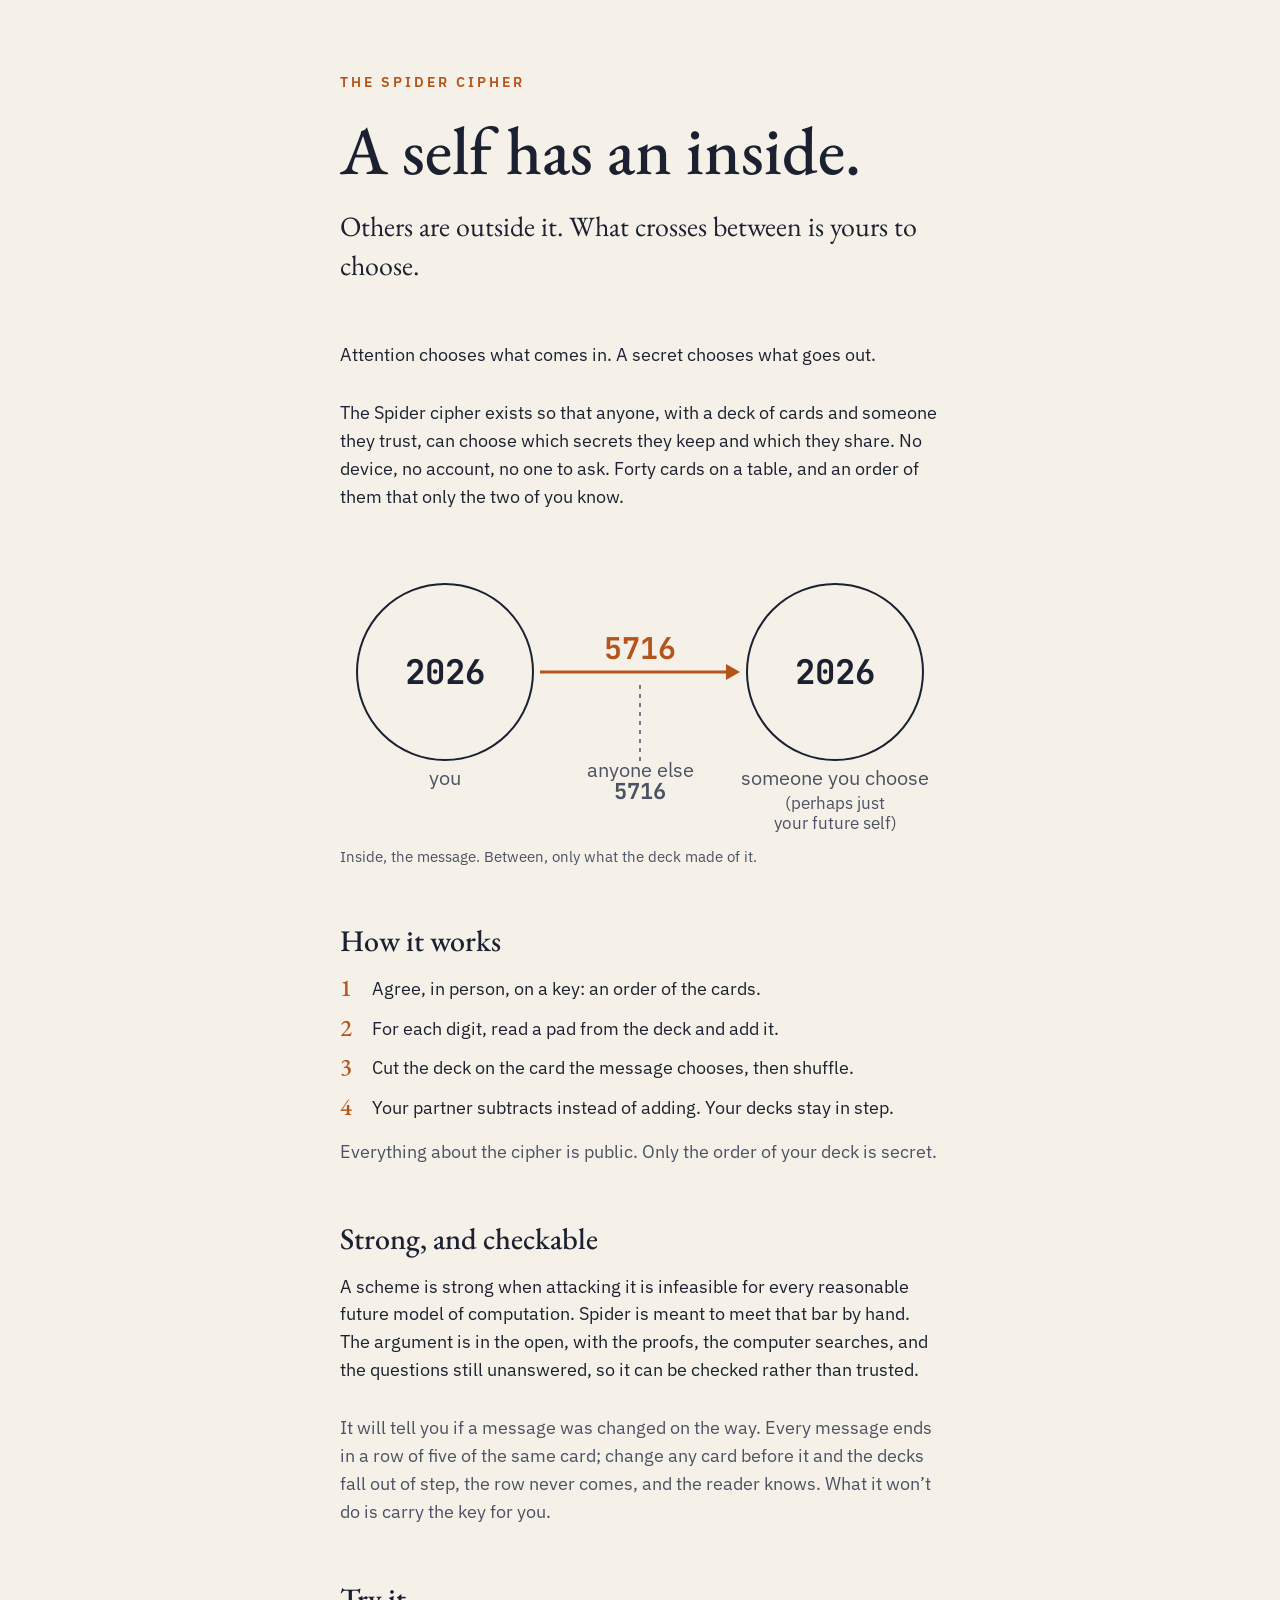
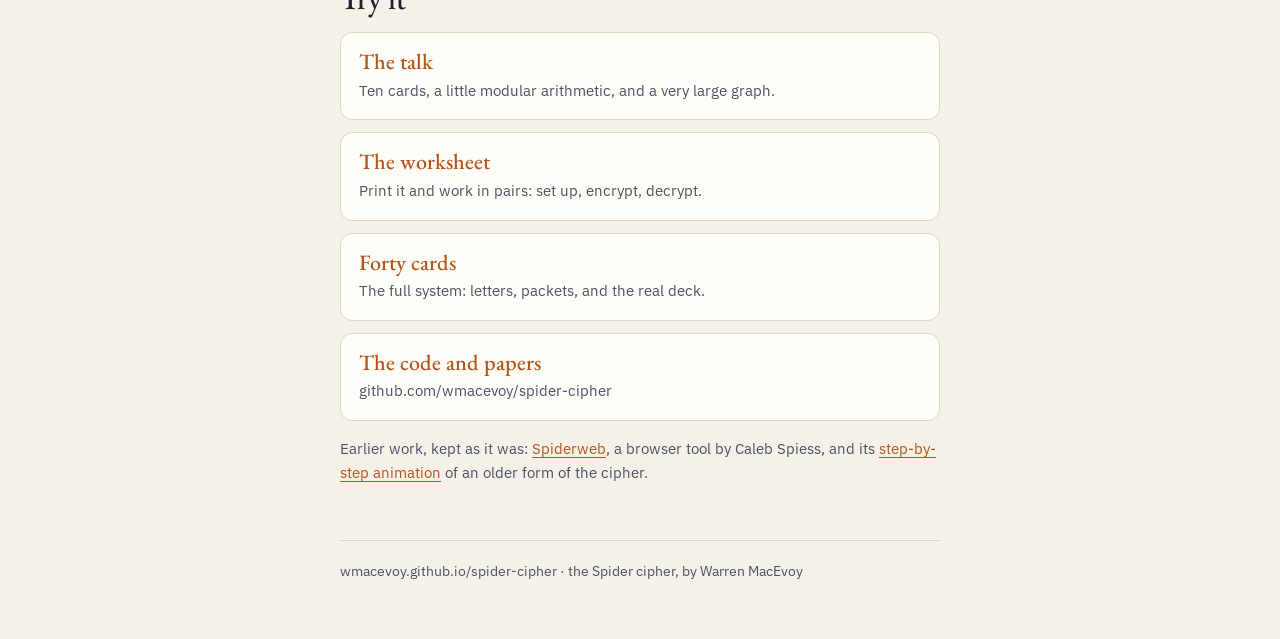
<file: docs/index.html>
<!doctype html>
<html lang="en">
<head>
<meta charset="utf-8">
<meta name="viewport" content="width=device-width, initial-scale=1">
<title>The Spider Cipher</title>
<meta name="description" content="A self has an inside. The Spider cipher lets anyone choose, with a deck of cards, which secrets they keep and which they share.">
<meta name="author" content="Warren MacEvoy">
<link rel="preconnect" href="https://fonts.googleapis.com">
<link rel="preconnect" href="https://fonts.gstatic.com" crossorigin>
<link rel="stylesheet" href="https://fonts.googleapis.com/css2?family=EB+Garamond:ital,wght@0,400..700;1,400..700&family=IBM+Plex+Sans:ital,wght@0,400;0,600;1,400&family=JetBrains+Mono:wght@400;700&display=swap">
<style>
  /* the talk's palette (talk/talk.css); most visitors arrive by the talk's QR code, on a phone */
  :root {
    --paper: #F5F1E8;
    --text: #1B2130;
    --soft: #4A5263;
    --orange: #B5541A;
    --rule: #DDD6C8;
    --card: #FFFDF8;
    --serif: 'EB Garamond', Georgia, serif;
    --sans: 'IBM Plex Sans', Arial, sans-serif;
    --mono: 'JetBrains Mono', 'Courier New', monospace;
  }
  * { box-sizing: border-box; margin: 0; padding: 0; }
  body { background: var(--paper); color: var(--text); font: 18px/1.55 var(--sans); }
  main { max-width: 640px; margin: 0 auto; padding: 72px 20px 56px; display: flex; flex-direction: column; gap: 56px; }
  h1 { font: 500 clamp(44px, 11vw, 68px)/1.02 var(--serif); }
  h2 { font: 500 30px/1.15 var(--serif); }
  p + p { margin-top: 14px; }
  .lead { font: 400 clamp(23px, 5.6vw, 28px)/1.4 var(--serif); }
  .soft { color: var(--soft); }
  .mono { font-family: var(--mono); }
  i { font-family: var(--serif); font-size: 1.1em; }
  a { color: var(--orange); text-underline-offset: 3px; }
  .eyebrow { font-size: 14px; font-weight: 600; letter-spacing: 3px; text-transform: uppercase; color: var(--orange); }
  section { display: flex; flex-direction: column; gap: 16px; }

  figure svg { width: 100%; height: auto; display: block; }
  figcaption { font-size: 15px; color: var(--soft); margin-top: 8px; }

  ol.steps { list-style: none; counter-reset: s; display: flex; flex-direction: column; gap: 12px; }
  ol.steps li { counter-increment: s; display: grid; grid-template-columns: 32px 1fr; }
  ol.steps li::before { content: counter(s); font: 500 24px/1.1 var(--serif); color: var(--orange); }

  .links { display: grid; gap: 12px; }
  .links a { display: block; background: var(--card); border: 1px solid var(--rule); border-radius: 12px; padding: 16px 18px; color: var(--text); text-decoration: none; }
  .links a:hover { border-color: var(--orange); }
  .links b { display: block; font: 500 22px/1.2 var(--serif); color: var(--orange); }
  .links span { font-size: 15px; color: var(--soft); }

  footer { border-top: 1px solid var(--rule); padding-top: 20px; font-size: 14px; color: var(--soft); }
</style>
</head>
<body>
<main>

  <header style="display:flex;flex-direction:column;gap:22px">
    <p class="eyebrow">The Spider cipher</p>
    <h1>A self has an inside.</h1>
    <p class="lead">Others are outside it. What crosses between is yours to choose.</p>
  </header>

  <section>
    <p>Attention chooses what comes in. A secret chooses what goes out.</p>
    <p>The Spider cipher exists so that anyone, with a deck of cards and someone they trust, can choose which secrets they keep and which they share. No device, no account, no one to ask. Forty cards on a table, and an order of them that only the two of you know.</p>
  </section>

  <figure>
    <svg viewBox="0 0 600 270" role="img" aria-label="Two circles, you and someone you choose, perhaps just your future self. Inside each is the message 2026. Between them, only 5716 crosses, and someone outside sees only 5716.">
      <g fill="none" stroke="#1B2130" stroke-width="2">
        <circle cx="105" cy="105" r="88"/>
        <circle cx="495" cy="105" r="88"/>
      </g>
      <g font-family="JetBrains Mono, monospace" font-weight="700" text-anchor="middle">
        <text x="105" y="117" font-size="34" fill="#1B2130">2026</text>
        <text x="495" y="117" font-size="34" fill="#1B2130">2026</text>
        <text x="300" y="92" font-size="30" fill="#B5541A">5716</text>
        <text x="300" y="232" font-size="22" fill="#4A5263">5716</text>
      </g>
      <path d="M200 105H388" stroke="#B5541A" stroke-width="3"/>
      <path d="M386 97l14 8-14 8z" fill="#B5541A"/>
      <path d="M300 118V196" stroke="#4A5263" stroke-width="1.5" stroke-dasharray="4 5"/>
      <g font-family="IBM Plex Sans, Arial, sans-serif" font-size="20" text-anchor="middle" fill="#4A5263">
        <text x="105" y="218">you</text>
        <text x="495" y="218">someone you choose</text>
        <text x="495" y="242" font-size="17">(perhaps just</text>
        <text x="495" y="262" font-size="17">your future self)</text>
        <text x="300" y="210">anyone else</text>
      </g>
    </svg>
    <figcaption>Inside, the message. Between, only what the deck made of it.</figcaption>
  </figure>

  <section>
    <h2>How it works</h2>
    <ol class="steps">
      <li><span>Agree, in person, on a key: an order of the cards.</span></li>
      <li><span>For each digit, read a pad from the deck and add it.</span></li>
      <li><span>Cut the deck on the card the message chooses, then shuffle.</span></li>
      <li><span>Your partner subtracts instead of adding. Your decks stay in step.</span></li>
    </ol>
    <p class="soft">Everything about the cipher is public. Only the order of your deck is secret.</p>
  </section>

  <section>
    <h2>Strong, and checkable</h2>
    <p>A scheme is strong when attacking it is infeasible for every reasonable future model of computation. Spider is meant to meet that bar by hand. The argument is in the open, with the proofs, the computer searches, and the questions still unanswered, so it can be checked rather than trusted.</p>
    <p class="soft">It will tell you if a message was changed on the way. Every message ends in a row of five of the same card; change any card before it and the decks fall out of step, the row never comes, and the reader knows. What it won’t do is carry the key for you.</p>
  </section>

  <section>
    <h2>Try it</h2>
    <div class="links">
      <a href="talk/"><b>The talk</b><span>Ten cards, a little modular arithmetic, and a very large graph.</span></a>
      <a href="talk/worksheet.html"><b>The worksheet</b><span>Print it and work in pairs: set up, encrypt, decrypt.</span></a>
      <a href="forty/"><b>Forty cards</b><span>The full system: letters, packets, and the real deck.</span></a>
      <a href="https://github.com/wmacevoy/spider-cipher"><b>The code and papers</b><span>github.com/wmacevoy/spider-cipher</span></a>
    </div>
    <p class="soft" style="font-size:15px">Earlier work, kept as it was: <a href="spiderweb.html">Spiderweb</a>, a browser tool by Caleb Spiess, and its <a href="explanation.html">step-by-step animation</a> of an older form of the cipher.</p>
  </section>

  <footer>
    <p>wmacevoy.github.io/spider-cipher · the Spider cipher, by Warren MacEvoy</p>
  </footer>

</main>
</body>
</html>
</file>
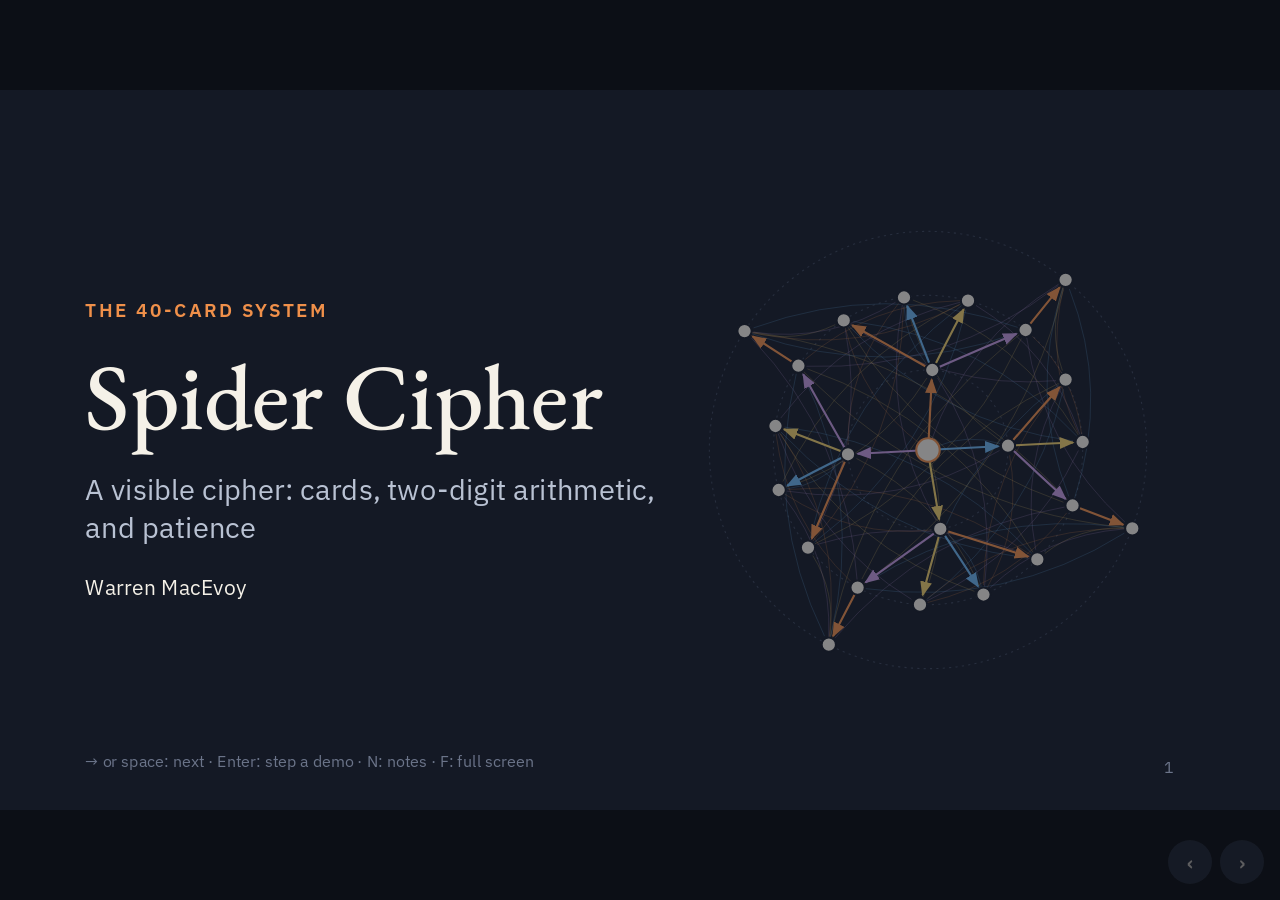
<file: docs/forty/index.html>
<!doctype html>
<html lang="en">
<head>
<meta charset="utf-8">
<meta name="viewport" content="width=device-width, initial-scale=1">
<title>Spider Cipher: 40 Cards</title>
<meta name="description" content="The 40-card Spider cipher: card numbers, mod 40, translation with shift states, packets, and scrambling, with live demos.">
<meta name="author" content="Warren MacEvoy">
<link rel="preconnect" href="https://fonts.googleapis.com">
<link rel="preconnect" href="https://fonts.gstatic.com" crossorigin>
<link rel="stylesheet" href="https://fonts.googleapis.com/css2?family=EB+Garamond:ital,wght@0,400..700;1,400..700&family=IBM+Plex+Sans:ital,wght@0,400;0,600;1,400&family=JetBrains+Mono:wght@400;600;700&display=swap">
<link rel="stylesheet" href="../talk/talk.css">
<link rel="stylesheet" href="forty.css">
</head>
<body>
<div id="stage">

<!-- 1 -->
<section class="slide dark center" style="gap:40px">
  <img class="backdrop" src="../talk/spider-web-n4.svg" alt="">
  <p class="eyebrow" style="font-size:28px;letter-spacing:4px">The 40-card system</p>
  <h1 style="width:960px">Spider Cipher</h1>
  <p class="soft" style="font-size:44px;line-height:1.3;width:880px">A visible cipher: cards, two-digit arithmetic, and patience</p>
  <p>Warren MacEvoy</p>
  <p class="hint">→ or space: next · Enter: step a demo · N: notes · F: full screen</p>
  <aside class="notes">A summary of the full 40-card system: card numbers, mod 40 arithmetic, translation with shift states, packets, and the scramble step. Every demo here runs a JavaScript port of src/spider_cipher.c that is checked against bin/spider_cipher, both directions.</aside>
</section>

<!-- 2 -->
<section class="slide">
  <h2>Why a visible cipher?</h2>
  <div class="row">
    <div class="box"><p class="eyebrow">Invisible magic</p><h3 class="serif">You can’t watch it</h3><p class="soft" style="font-size:30px">Modern ciphers are unintelligible to almost everyone and impossible to observe in action.</p></div>
    <div class="box"><p class="eyebrow">Time</p><h3 class="serif">Technology ages fast</h3><p class="soft" style="font-size:30px">Will your heirs be able to decode your keys in 100 years? Cards and arithmetic will still work.</p></div>
    <div class="box"><p class="eyebrow">Trust</p><h3 class="serif">Who do you trust?</h3><p class="soft" style="font-size:30px">Hardware and apps can be compromised. A deck of cards on a table can be audited.</p></div>
  </div>
  <div class="banner"><p style="font-size:52px">By hand with a deck of cards, or by computer.<br><span class="accent">Either way, 40! ≈ 2<sup>159</sup> possible keys.</span></p></div>
  <aside class="notes">From the original deck: modern ciphers are invisible magic; technology ages fast (cryptocurrency keys and heirs); trust (root-kits, man-in-the-middle, hardware back doors). Spider is doable by hand with cards, some dice, and two-digit arithmetic, and it is a concrete example of a modern stream cipher. You can use a computer, but you don’t have to.</aside>
</section>

<!-- 3 -->
<section class="slide">
  <h2>The whole system</h2>
  <div class="box inverse" style="flex-direction:row;align-items:center;gap:32px;padding:32px 40px">
    <p class="eyebrow" style="white-space:nowrap">Once</p>
    <p>Share a shuffled deck in secret. Its order is the key.</p>
  </div>
  <div class="col" style="gap:20px">
    <p class="eyebrow">For every message</p>
    <div class="flow">
      <div class="box"><h3 class="serif">1 · Translate</h3><p class="soft" style="font-size:30px">Text → cards, with shift cards for capitals, digits, and symbols.</p></div>
      <div class="arrow">→</div>
      <div class="box"><h3 class="serif">2 · Packet</h3><p class="soft" style="font-size:30px">Add random cards before and between the message cards.</p></div>
      <div class="arrow">→</div>
      <div class="box"><h3 class="serif">3 · Scramble</h3><p class="soft" style="font-size:30px">Add noise from the deck to each card, moving the deck as you go.</p></div>
    </div>
  </div>
  <p class="soft" style="font-size:30px">To read a message, do the reverse: unscramble, unpacket, detranslate.</p>
  <aside class="notes">Keep the three stages separate in people’s minds: translate is a public encoding (no secret), packet adds randomness (so the same message never scrambles the same way twice), and scramble is the only step that uses the key.</aside>
</section>

<!-- 4 -->
<section class="slide" data-demo="cards40" style="gap:36px">
  <h2>40 cards as the numbers 00 to 39</h2>
  <div class="grid40"></div>
  <p class="soft" style="font-size:30px">Queen = 0 (a Q looks like a 0), Ace = 1, then 2 to 9. Suits in alphabetical order give the tens digit.</p>
  <aside class="notes">Take the Q, A, 2–9 of each suit from a standard deck: 40 cards. Clubs are 00–09, diamonds 10–19, hearts 20–29, spades 30–39 (alphabetical: clubs, diamonds, hearts, spades). Kings, jacks and tens are unused; laying the kings out in suit order makes a handy reference.</aside>
</section>

<!-- 5 -->
<section class="slide">
  <h2>Mod 40 arithmetic</h2>
  <div class="row" style="gap:48px">
    <div class="box">
      <p class="eyebrow">Add ⊕</p>
      <p class="serif" style="font-size:52px;line-height:1.3"><span class="red">9♦</span> ⊕ 2♠<br>= 19 + 32 = 51<br>≡ 11 = <span class="red">A♦</span></p>
    </div>
    <div class="box">
      <p class="eyebrow blue">Subtract ⊖</p>
      <p class="serif" style="font-size:52px;line-height:1.3"><span class="red">9♦</span> ⊖ 2♠<br>= 19 − 32 = −13<br>≡ 27 = <span class="red">7♥</span></p>
    </div>
  </div>
  <div class="banner" style="padding:32px 48px"><p style="font-family:var(--sans);font-size:32px">Add or subtract 40 until the result is in 00 to 39. Shortcut: 32 + 8 = 40, so ⊕ 32 is the same as ⊖ 8.</p></div>
  <aside class="notes">Card arithmetic is clock arithmetic with 40 hours. Practice: 19 ⊕ 32: 19 − 8 = 11. 19 ⊖ 32: 19 + 8 = 27. Everyone should do two or three of these before scrambling anything.</aside>
</section>

<!-- 6 -->
<section class="slide" data-demo="codes" style="gap:28px">
  <h2>Translate: one card, three meanings</h2>
  <div class="codes"></div>
  <p class="soft" style="font-size:28px">Big: <b>normal</b> · <span style="color:var(--blue)">left: shifted <b>up</b></span> · <span class="accent">right: shifted <b>down</b></span> · ␣ space, ⏎ new line</p>
  <aside class="notes">Each card 00–35 means one character in each of three shift states: normal (lower case, space and punctuation), up (capitals and brackets), and down (digits, hex A–F, symbols). Spades 6–9 (36–39) change state: ↓ shift down and ↑ shift up for the next character only; ⤓ lock down and ⤒ lock up until changed. 34 and 35 are emoji: 👎 👍 normal, 💔 ❤ up, 😢 😄 down. This is the table in src/spider_cipher.c (CODES, UP_CODES, DOWN_CODES).</aside>
</section>

<!-- 7 -->
<section class="slide" style="gap:44px">
  <h2>Shift states</h2>
  <div class="states">
    <div class="state"><h3>hex</h3><p>any Unicode</p></div>
    <div class="link"><span>⤒ →</span><span class="bar"></span><span>← ⤓</span></div>
    <div class="state"><h3>down</h3><p>0–9 A–F # $ %</p></div>
    <div class="link"><span>↑ ⤒ →</span><span class="bar"></span><span>← ↓ ⤓</span></div>
    <div class="state home"><h3>normal</h3><p>a–z ␣ , . "</p></div>
    <div class="link"><span>↑ ⤒ →</span><span class="bar"></span><span>← ↓ ⤓</span></div>
    <div class="state"><h3>up</h3><p>A–Z { } [ ]</p></div>
  </div>
  <div class="row">
    <div class="ruled"><h3>Start normal</h3><p class="soft">Every message starts in the normal state.</p></div>
    <div class="ruled"><h3>↑ ↓ one shot</h3><p class="soft">Shift for the next character, then come back.</p></div>
    <div class="ruled"><h3>⤒ ⤓ lock</h3><p class="soft">Stay in the new state until the next shift card.</p></div>
    <div class="ruled"><h3>Anything else</h3><p class="soft">Below down: the character’s code point in hex, cards 00–15.</p></div>
  </div>
  <p class="soft" style="font-size:30px">Example: “café” → c a f ⤓ ⤓ <span class="accent">E 9</span> ⤒ — two locks down to hex, then é = U+00E9.</p>
  <aside class="notes">The encoder looks ahead (up to ten characters) to choose the state that covers the most text, and locks when a run is longer than one character. After a hex character it writes ⤓ if another hex character follows, otherwise ⤒ back to the down state. The example is exactly what the reference encoder produces: 02 00 05 38 38 14 09 39, then end-of-message cards.</aside>
</section>

<!-- 8 -->
<section class="slide" data-demo="translate" style="gap:32px">
  <h2>Translate it yourself</h2>
  <div class="field"><label for="tx">Message</label><input id="tx" value="#SPIDER Cipher." spellcheck="false" autocomplete="off"></div>
  <div class="chips"></div>
  <p class="narr"></p>
  <aside class="notes">Type anything: the cards update live. Blue chips are shift cards, purple are hex digits, dashed are the end-of-message ⤒ cards. The message ends with at least five ⤒ (39), more until the length is a multiple of 10. The original slides hand-encode “#SPIDER Cipher.” as ↓ # ⤒ S P I D E R ⤓ ␣ ↑ C i p h e r . (36 20 39 18 …); the program finds a different but equally valid path (38 20 39 39 …). Any path decodes the same way.</aside>
</section>

<!-- 9 -->
<section class="slide" style="gap:44px">
  <h2>Put the message in a packet</h2>
  <div class="col" style="gap:20px">
    <div class="packet-row">
      <div class="cell A">A</div><div class="cell A">A</div><div class="cell A">…</div><div class="cell A">A</div>
      <div class="cell B">B</div><div class="cell M">M</div><div class="cell B">B</div><div class="cell M">M</div><div class="cell B">B</div><div class="cell M">…</div><div class="cell B">B</div><div class="cell M">M</div>
      <div class="cell B">B</div><div class="cell M">⤒</div><div class="cell B">B</div><div class="cell M">…</div><div class="cell B">B</div><div class="cell M">⤒</div>
    </div>
  </div>
  <div class="row">
    <div class="ruled"><h3>M · message</h3><p class="soft">The translated cards, ending with five or more ⤒ so the count is a multiple of 10.</p></div>
    <div class="ruled"><h3>A · ten random</h3><p class="soft">Ten random cards in front. They stir the deck before any message card.</p></div>
    <div class="ruled"><h3>B · one before each</h3><p class="soft">A random card before every message card.</p></div>
  </div>
  <div class="banner" style="padding:32px 48px"><p style="font-family:var(--sans);font-size:32px">Packet length = 10 + 2 × (message length): always a multiple of 10. The same message never scrambles the same way twice.</p></div>
  <aside class="notes">Random cards: draw from a second shuffled deck, roll dice, or use a computer. Change from the original slides: the reference code rounds the message itself up to a multiple of 10 with ⤒ cards (at least five), instead of adding random C cards at the end. The B cards are scrambled like everything else; the decrypter writes them to a separate “deniable” channel, so they can carry a second message.</aside>
</section>

<!-- 10 -->
<section class="slide">
  <h2>Tag, noise, and cut cards</h2>
  <table style="font-family:var(--sans);font-size:30px">
    <thead><tr><th style="text-align:left">Card</th><th style="text-align:left">How to find it</th><th>Sorted deck,<br>packet card 23</th><th>Reversed deck,<br>packet card 23</th></tr></thead>
    <tbody>
      <tr><td style="text-align:left"><b>Tag</b></td><td style="text-align:left">Third card in the deck ⊖ 1</td><td class="mono">01</td><td class="mono">36</td></tr>
      <tr><td style="text-align:left"><b>Noise</b></td><td style="text-align:left">The card after the tag (wrap to the front)</td><td class="mono y">02</td><td class="mono y">35</td></tr>
      <tr><td style="text-align:left"><b>Cut</b></td><td style="text-align:left">First card in the deck ⊕ the clear card</td><td class="mono">23</td><td class="mono">22</td></tr>
    </tbody>
  </table>
  <p class="soft" style="font-size:30px">The noise hides the card. The cut moves the deck, steered by the clear card.</p>
  <aside class="notes">Sorted deck 00…39: third card 02, tag 01, the card after 01 is 02, cut = 00 ⊕ 23 = 23. Reversed deck 39…00: third card 37, tag 36, the card after 36 is 35, cut = 39 ⊕ 23 = 62 ≡ 22. Both examples are checked against the reference code.</aside>
</section>

<!-- 11 -->
<section class="slide">
  <h2>Scramble one card</h2>
  <div class="row">
    <div class="box"><p class="step-no">1</p><h3 class="serif">Noise</h3><p class="soft" style="font-size:30px">Tag = third ⊖ 1; noise = the card after the tag.</p></div>
    <div class="box"><p class="step-no">2</p><h3 class="serif">Add</h3><p class="soft" style="font-size:30px">Scrambled = clear ⊕ noise. Write it down.</p></div>
    <div class="box"><p class="step-no">3</p><h3 class="serif">Cut</h3><p class="soft" style="font-size:30px">Cut card = first ⊕ clear. Cut it to the front.</p></div>
    <div class="box"><p class="step-no">4</p><h3 class="serif">Shuffle</h3><p class="soft" style="font-size:30px">Back-front: front card to back, front card to front, repeat.</p></div>
  </div>
  <div class="banner" style="display:flex;gap:28px;align-items:center;padding:32px 40px">
    <p class="eyebrow" style="font-family:var(--sans);font-size:24px;color:var(--orange-light);white-space:nowrap">Unscramble</p>
    <p style="font-family:var(--sans);font-size:32px">Clear = scrambled ⊖ noise, then the <b>same</b> cut (using the clear card) and shuffle.</p>
  </div>
  <aside class="notes">Arrange the key deck face up; for each packet card do 1–4; sort the deck when finished. Note: the original slides describe an older step (cut on the tag card, shuffle, then cut on the cut card). The current reference code (src/spider_cipher.c deckAdvance, and core/) cuts once, on first ⊕ clear, then shuffles; that is what these slides and demos use.</aside>
</section>

<!-- 12 -->
<section class="slide" data-demo="scramble40" style="gap:22px">
  <h2>Watch a packet scramble</h2>
  <div class="deckview"></div>
  <div class="strip"></div>
  <div class="row" style="align-items:center;gap:32px">
    <p class="narr" style="flex:1;font-size:28px;min-height:80px"></p>
    <div class="btns" style="flex:none"><button data-act="step" class="primary">Step</button><button data-act="card">Whole card</button><button data-act="all">Run to end</button><button data-act="reset">Reset</button></div>
  </div>
  <aside class="notes">The deck is the key from the passphrase “math club” (sorted deck, then the passphrase scrambled through it). The strip is the 30-card packet for “Hi”: grey cells are the ten random prefix cards, dashed are the random B cards, orange are message cards. Step shows tag (dashed outline; the third card is blue), noise (orange), the cut, then the shuffle. The scrambled card appears under each packet card. At the end the demo unscrambles the result with the key and gets “Hi” back.</aside>
</section>

<!-- 13 -->
<section class="slide">
  <h2>Reading a message</h2>
  <div class="flow back">
    <div class="box"><h3 class="serif">1 · Unscramble</h3><p class="soft" style="font-size:30px">Start from the key deck. Clear = card ⊖ noise; cut and shuffle.</p></div>
    <div class="arrow">→</div>
    <div class="box"><h3 class="serif">2 · Unpacket</h3><p class="soft" style="font-size:30px">Drop the first ten cards, then every other card.</p></div>
    <div class="arrow">→</div>
    <div class="box"><h3 class="serif">3 · Detranslate</h3><p class="soft" style="font-size:30px">Read cards with the shift table until five ⤒ in a row. No five ⤒? The packet was changed, or the key is wrong: reject it.</p></div>
  </div>
  <div class="row">
    <div class="ruled"><h3>Same key deck</h3><p class="soft">Both sides start every message from the key deck.</p></div>
    <div class="ruled"><h3>Lockstep</h3><p class="soft">The cut uses the clear card, which the reader has just recovered.</p></div>
    <div class="ruled"><h3>Done</h3><p class="soft">Sort the deck when finished, so the key isn’t left lying on the table.</p></div>
  </div>
  <aside class="notes">Unpacket order matters: drop the ten prefix cards, then every other card starting with the first (those are the random B cards), then stop at the first run of five ⤒. Any ⤒ that happen to appear after the end are ignored. The run of five ⤒ is also the check: a changed card puts the decks out of step, so the run never comes, and the reader rejects the packet (REQ2/PK-2), except by chance about once in 40<sup>5</sup> tries. bin/spider_cipher and the Try it slide both reject it.</aside>
</section>

<!-- 14 -->
<section class="slide">
  <h2>Making a key</h2>
  <div class="row">
    <div class="box"><p class="eyebrow">By hand</p><h3 class="serif">Shuffle and copy</h3><p class="soft" style="font-size:30px">Shuffle thoroughly and write down the order, or make two decks in that order. 40! ≈ 2<sup>159</sup> possible keys.</p></div>
    <div class="box"><p class="eyebrow blue">From a passphrase</p><h3 class="serif">Scramble a phrase</h3><p class="soft" style="font-size:30px">Start with a sorted deck and scramble the translated passphrase through it. The deck you end with is the key.</p></div>
  </div>
  <p class="soft" style="font-size:30px">The command-line tool uses the passphrase method: <span class="mono" style="font-size:26px">spider_cipher --key='…' --encrypt='…'</span></p>
  <aside class="notes">A passphrase key is only as strong as the passphrase; a well-shuffled deck carries the full 159 bits. The passphrase method is DeckKey in src/spider_cipher_main.c: deckInit, then encode the key text (including its end-of-message cards) through the scramble step, discarding the output.</aside>
</section>

<!-- 15 -->
<section class="slide" data-demo="tryit" style="gap:32px">
  <h2>Try it</h2>
  <div class="row" style="gap:48px;align-items:start">
    <div class="col" style="gap:24px">
      <div class="field"><label for="k">Key passphrase</label><input id="k" value="math club" spellcheck="false" autocomplete="off"></div>
      <div class="field"><label for="m">Message</label><input id="m" value="Meet at 9" spellcheck="false" autocomplete="off"></div>
      <div class="btns"><button data-act="encrypt" class="primary">Encrypt</button><span class="toggle"><button data-act="cards" class="on">Cards</button><button data-act="decimal">Decimal</button></span></div>
      <p id="stats" class="soft" style="font-size:26px"></p>
    </div>
    <div class="col" style="gap:24px;flex:1.7">
      <div class="field"><label for="c">Scrambled packet (edit or paste)</label><textarea id="c" spellcheck="false" style="font-size:22px;height:230px"></textarea></div>
      <div class="field"><label>Decrypts to</label><p id="p" class="out"></p></div>
    </div>
  </div>
  <aside class="notes">Encrypt runs translate, packet (with fresh random cards each time) and scramble; the output is in the same format as bin/spider_cipher (groups of five, rows of twenty), and the tool accepts its output in either cards or decimal format. Paste a packet from the command line to decrypt it here, or the other way around. Change one card in the packet, or one letter of the key, and the decrypt is rejected: the decks fall out of step, the five ⤒ never arrive, and the reader knows. bin/spider_cipher does the same (it prints nothing and exits nonzero).</aside>
</section>

<!-- 16 -->
<section class="slide" style="gap:40px">
  <h2>Pocket reference</h2>
  <div class="ref">
    <div class="box"><p class="eyebrow">Cards</p><p class="f">Q A 2–9 = 0–9</p><p class="soft">♣ 00s · ♦ 10s · ♥ 20s · ♠ 30s</p></div>
    <div class="box"><p class="eyebrow">Shifts</p><p class="f">↓ 36 ↑ 37 ⤓ 38 ⤒ 39</p><p class="soft">One-shot ↓ ↑; locks ⤓ ⤒</p></div>
    <div class="box"><p class="eyebrow">Packet</p><p class="f">10 random, then B M B M …</p><p class="soft">Message ends with ⤒⤒⤒⤒⤒…</p></div>
    <div class="box"><p class="eyebrow">Tag</p><p class="f">third ⊖ 1</p><p class="soft">Noise = the card after the tag</p></div>
    <div class="box"><p class="eyebrow">Scramble</p><p class="f">out = clear ⊕ noise</p><p class="soft">Unscramble: clear = in ⊖ noise</p></div>
    <div class="box"><p class="eyebrow">Move</p><p class="f">cut on first ⊕ clear</p><p class="soft">Then one back-front shuffle</p></div>
  </div>
  <aside class="notes">One slide to photograph. Everything else follows from these six boxes and the translation table.</aside>
</section>

<!-- 17 -->
<section class="slide dark center" style="gap:48px">
  <img class="backdrop" src="../talk/spider-web-n4.svg" alt="" style="opacity:.35">
  <h1 style="font-size:120px;width:960px">Spider Cipher</h1>
  <div class="col" style="gap:20px;width:880px">
    <p class="soft" style="font-size:36px">The math behind it: the ten-card talk, with the spider graph and its theorems.</p>
    <p><a class="accent" href="../talk/">wmacevoy.github.io/spider-cipher/talk</a></p>
    <p class="accent">github.com/wmacevoy/spider-cipher</p>
  </div>
  <aside class="notes">The companion talk covers the ten-card cipher and the Cayley graph: vertex transitivity, connectivity for every even deck size, free depth, and girth 9.</aside>
</section>

</div>
<div id="notes"></div>
<div id="nav"><button id="prev" aria-label="Previous slide">‹</button><button id="next" aria-label="Next slide">›</button></div>
<script src="spider40.js"></script>
<script src="../talk/talk.js"></script>
<script src="forty.js"></script>
</body>
</html>
</file>
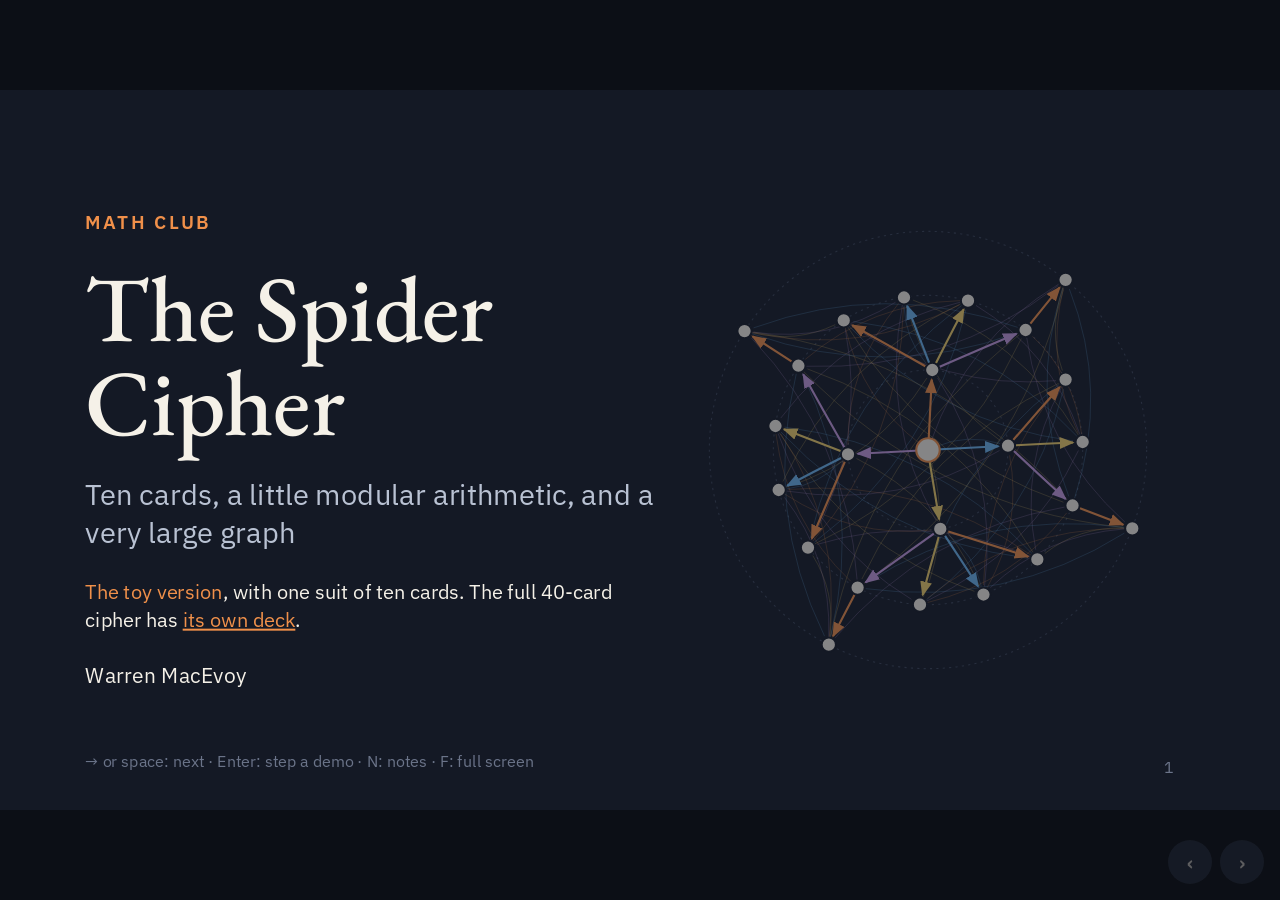
<file: docs/talk/index.html>
<!doctype html>
<html lang="en">
<head>
<meta charset="utf-8">
<meta name="viewport" content="width=device-width, initial-scale=1">
<title>The Spider Cipher</title>
<meta name="description" content="Math club talk: the toy Spider cipher by hand with ten cards, and the Cayley graph behind it.">
<meta name="author" content="Warren MacEvoy">
<link rel="preconnect" href="https://fonts.googleapis.com">
<link rel="preconnect" href="https://fonts.gstatic.com" crossorigin>
<link rel="stylesheet" href="https://fonts.googleapis.com/css2?family=EB+Garamond:ital,wght@0,400..700;1,400..700&family=IBM+Plex+Sans:ital,wght@0,400;0,600;1,400&family=JetBrains+Mono:wght@400;700&display=swap">
<link rel="stylesheet" href="talk.css">
</head>
<body>
<div id="stage">

<!-- 1 -->
<section class="slide dark center" style="gap:40px">
  <img class="backdrop" src="spider-web-n4.svg" alt="">
  <p class="eyebrow" style="font-size:28px;letter-spacing:4px">Math Club</p>
  <h1 style="width:960px">The Spider Cipher</h1>
  <p class="soft" style="font-size:44px;line-height:1.3;width:880px">Ten cards, a little modular arithmetic, and a very large graph</p>
  <p style="font-size:30px;width:880px"><span class="accent">The toy version</span>, with one suit of ten cards. The full 40-card cipher has <a class="accent" href="../forty/">its own deck</a>.</p>
  <p>Warren MacEvoy</p>
  <p class="hint">→ or space: next · Enter: step a demo · N: notes · F: full screen</p>
  <aside class="notes">Opening: hold up a deck of cards. Tonight this deck is a computer, a key, and a point in a graph with about 10<sup>48</sup> vertices. We start with the toy Spider cipher, ten cards by hand, then look at it as math: permutations, a Cayley graph, and three facts about that graph. The picture behind the title is the real graph for a 4-card deck; we’ll see it again.</aside>
</section>

<!-- 2 -->
<section class="slide">
  <h2>Why encrypt with a deck of cards?</h2>
  <div class="row">
    <div class="box"><p class="eyebrow">History</p><h3 class="serif">Solitaire, 1999</h3><p class="soft">Bruce Schneier’s card cipher for Neal Stephenson’s <em>Cryptonomicon</em>. Elegant, but statistically leaky.</p></div>
    <div class="box"><p class="eyebrow">Trust</p><h3 class="serif">No hidden hardware</h3><p class="soft">You can’t audit a chip. You can audit forty cards on a table.</p></div>
    <div class="box"><p class="eyebrow">Teaching</p><h3 class="serif">You can hold it</h3><p class="soft">Key, keystream, and state are all physical: you can see every step.</p></div>
  </div>
  <div class="claim">
    <p class="eyebrow">Doable by hand, but strong anyway</p>
    <p>In cryptography, a scheme is <b>strong</b> when attacking it is infeasible for every reasonable future model of computation.</p>
  </div>
  <p style="font-size:32px;width:1500px"><b>Spider</b> is a hand cipher built to be practical to run, and simple enough to analyze as mathematics.</p>
  <aside class="notes">“Strong” is the bar: not “hard for a person with pencil and paper,” but infeasible for any computer we can reasonably imagine, now or later. Spider is meant to be run by hand and still meet that bar. Solitaire (Schneier, written for Cryptonomicon) showed you can build a stream cipher from a deck of cards, but it was found to be biased (Crowley 1999; Shiu 2019). Spider is named after the solitaire game Spider. Design goals: hand-operable, a key big enough to matter (a 40-card deck holds about 159 bits), and rules simple enough that we can prove things about them. Keep this short, about 2 minutes.</aside>
</section>

<!-- 3 -->
<section class="slide">
  <h2>The toy Spider cipher: ten cards</h2>
  <div class="row" style="gap:16px;flex:none;align-items:center">
    <p class="eyebrow" style="flex:none;width:150px">Card</p>
    <div class="card" style="position:static;width:96px;height:124px;font-size:52px;flex:none">Q</div>
    <div class="card" style="position:static;width:96px;height:124px;font-size:52px;flex:none">A</div>
    <div class="card" style="position:static;width:96px;height:124px;font-size:52px;flex:none">2</div>
    <div class="card" style="position:static;width:96px;height:124px;font-size:52px;flex:none">3</div>
    <p class="soft" style="flex:none;font-size:52px">…</p>
    <div class="card" style="position:static;width:96px;height:124px;font-size:52px;flex:none">9</div>
    <p style="font-size:40px;margin-left:32px">Q is <b class="accent">0</b>, A is <b class="accent">1</b>, the rest are their own numbers.</p>
  </div>
  <div class="col" style="gap:20px">
    <p class="eyebrow">The key: a shared order of the deck (top → bottom)</p>
    <div class="row mono" style="gap:16px;flex:none">
      <div class="card" style="position:static;width:112px;height:150px;font-size:60px;flex:none">4</div>
      <div class="card" style="position:static;width:112px;height:150px;font-size:60px;flex:none">2</div>
      <div class="card" style="position:static;width:112px;height:150px;font-size:60px;flex:none">8</div>
      <div class="card" style="position:static;width:112px;height:150px;font-size:60px;flex:none">5</div>
      <div class="card" style="position:static;width:112px;height:150px;font-size:60px;flex:none">Q</div>
      <div class="card" style="position:static;width:112px;height:150px;font-size:60px;flex:none">9</div>
      <div class="card" style="position:static;width:112px;height:150px;font-size:60px;flex:none">6</div>
      <div class="card" style="position:static;width:112px;height:150px;font-size:60px;flex:none">7</div>
      <div class="card" style="position:static;width:112px;height:150px;font-size:60px;flex:none">3</div>
      <div class="card" style="position:static;width:112px;height:150px;font-size:60px;flex:none">A</div>
    </div>
  </div>
  <div class="row">
    <div class="ruled"><h3>Mod 10</h3><p class="soft">All arithmetic wraps around: 7 + 5 = 2. The full Spider cipher uses 40 cards and mod 40.</p></div>
    <div class="ruled"><h3>Symmetric key</h3><p class="soft">Sender and receiver hold the same key: each starts from a deck in this exact order.</p></div>
    <div class="ruled"><h3>Just digits</h3><p class="soft">Today: no padding, no letter encoding. Messages are strings of digits.</p></div>
  </div>
  <aside class="notes">The queen stands for 0 and the ace for 1, so one suit is the digits 0–9. That suit is the toy Spider cipher. The full cipher uses all 40 cards (Q, A, 2–9 of four suits; suit as tens digit, rank as ones digit) and adds padding and a letter encoding. The toy skips all of that: the core idea is the same. Symmetric key: the same secret encrypts and decrypts, so it must be shared ahead of time. The slides use this key, 4 2 8 5 Q 9 6 7 3 A; each pair picks its own on the next slide.</aside>
</section>

<!-- 4 -->
<section class="slide" style="gap:44px">
  <h2>Your turn: set up your decks</h2>
  <div class="row">
    <div class="box"><p class="step-no">1</p><h3 class="serif">Make the 40</h3><p class="soft">From a standard deck keep Q, A, 2–9 of all four suits. Set aside 10s, jacks, and kings.</p></div>
    <div class="box"><p class="step-no">2</p><h3 class="serif">Two suits</h3><p class="soft">Each pair takes two suits: one for the <b>sender</b>, one for the <b>receiver</b>.</p></div>
    <div class="box"><p class="step-no">3</p><h3 class="serif">Agree on a key</h3><p class="soft">Choose an order of the ten cards together and write it on the worksheet.</p></div>
    <div class="box"><p class="step-no">4</p><h3 class="serif">Same start</h3><p class="soft">Both put your suit in key order, top card first. Check each other.</p></div>
  </div>
  <div class="banner"><p>Keep the worksheet out: each part of the talk has an activity on it.</p></div>
  <p class="activity">Worksheet 1 · Set up</p>
  <aside class="notes">Activity: hand out one worksheet per pair (docs/talk/worksheet.html, printed two-sided). Each pair filters a standard deck to the 40 Spider cards, then takes two suits. They choose a key, any order of Q A 2 … 9, and write it in the boxes on the worksheet. The sender and receiver each arrange their own suit in that order. Keep the rest of the 40 aside. A pair that wants a key quickly can use the one on the slides: 4 2 8 5 Q 9 6 7 3 A. On each later slide with a “Worksheet” tag, give them a minute to do it.</aside>
</section>

<!-- 5 -->
<section class="slide" data-demo="moves" style="gap:36px">
  <h2>Two moves</h2>
  <div class="row" style="gap:64px">
    <div class="col"><h3 class="serif" style="font-size:52px">Cut</h3><p class="soft">Move cards from the top to the bottom, as one block, until a chosen card is on top.</p></div>
    <div class="col"><h3 class="serif" style="font-size:52px">Back-front shuffle</h3><p class="soft">Deal into a new pile: the first card starts it, then alternate on top, underneath, on top…</p></div>
  </div>
  <div class="deckview"></div>
  <div class="row" style="align-items:center;gap:40px">
    <p class="narr" style="flex:1"></p>
    <div class="btns" style="flex:none">
      <button data-act="cut3">Cut on 3</button>
      <button data-act="deal">Deal one</button>
      <button data-act="shuffle" class="primary">Shuffle</button>
      <button data-act="reset">Reset</button>
    </div>
  </div>
  <p class="activity">Worksheet 2 · Cut and shuffle a sorted suit</p>
  <aside class="notes">Click a card to cut on it. Enter does “cut on 3,” then deals the first shuffle one card per press so the room can deal along, then does whole shuffles. Activity: each person sorts their suit Q A 2 … 9, cuts on 3 (3 4 5 6 7 8 9 Q A 2), and shuffles; everyone should get 2 Q 8 6 4 3 5 7 9 A. The cut is a rotation: (t<sup>k</sup>d)<sub>i</sub> = d<sub>i+k</sub>. The back-front (Monge) shuffle sends card 2i to position n/2 + i and card 2i+1 to position n/2 − 1 − i. From sorted: Q A 2 … 9 → 9 7 5 3 A Q 2 4 6 8, odds rise in reverse, evens sink in order. Fun fact: the shuffle alone has order 6 on ten cards and 27 on forty. The shuffle never looks at the cards; only the cut depends on anything.</aside>
</section>

<!-- 6 -->
<section class="slide" data-demo="pad">
  <h2>Reading the pad from the deck</h2>
  <div class="deckview"></div>
  <div class="row steps">
    <div class="ruled"><p class="eyebrow">1</p><p>Look at the <b>third</b> card, always.</p></div>
    <div class="ruled"><p class="eyebrow">2</p><p>Subtract 1, mod 10.</p></div>
    <div class="ruled"><p class="eyebrow">3</p><p>Find that card in the deck.</p></div>
    <div class="ruled"><p class="eyebrow">4</p><p>The card <b>after</b> it is the pad (wrap to the top if needed).</p></div>
  </div>
  <div class="row" style="align-items:center;gap:40px">
    <p class="narr" style="flex:1"></p>
    <div class="btns" style="flex:none"><button data-act="next" class="primary">Next</button><button data-act="random">Random deck</button><button data-act="reset">Reset</button></div>
  </div>
  <p class="activity">Worksheet 3 · Find the pad of your key deck</p>
  <aside class="notes">Enter steps through. You always start from the third card, whatever the top card is. Key deck: third card is 8; 8 − 1 = 7; 7 is the 8th card; the next card is 3, so the pad is 3. Random deck deals a fresh order and steps through again: different decks give different pads. Reset returns to the key deck. Activity: each pair finds the pad of their own key deck; sender and receiver should agree. The pad is the keystream: a fresh digit drawn from the current state of the deck (spider_cipher_noise in the code). It depends on the whole deck order, not just a fixed position.</aside>
</section>

<!-- 7 -->
<section class="slide" style="gap:40px">
  <h2>Encrypting one digit <i>p</i></h2>
  <div class="row" style="gap:64px;flex:none">
    <p><i>p</i> = <b>plaintext</b>, the digit you mean</p>
    <p><i>c</i> = <b>ciphertext</b>, the digit you send</p>
  </div>
  <div class="row">
    <div class="box inverse"><p class="step-no">1</p><h3 class="serif">Add the pad</h3><p>Send <i>c</i> = <i>p</i> + pad (mod 10).</p></div>
    <div class="box"><p class="step-no">2</p><h3 class="serif">Cut</h3><p class="soft">Cut so the card numbered (top card + <i>p</i>) is on top.</p></div>
    <div class="box"><p class="step-no">3</p><h3 class="serif">Shuffle</h3><p class="soft">One back-front shuffle. Repeat for the next digit.</p></div>
  </div>
  <div class="banner"><p>The cut uses <i>p</i>: <span class="accent">the message steers the deck.</span></p></div>
  <aside class="notes">This is the whole toy Spider cipher; the full one adds padding and a letter encoding. Step 2 is the clever part: the cut depends on the plaintext p, so the message itself steers the deck. Code: spider_cipher_scramble in core/src/spider_cipher.c.</aside>
</section>

<!-- 8 -->
<section class="slide" style="gap:40px">
  <h2>Decrypting one digit <i>c</i></h2>
  <div class="row" style="gap:64px;flex:none">
    <p>Start from the same key deck; read the same pad.</p>
  </div>
  <div class="row">
    <div class="box inverse"><p class="step-no">1</p><h3 class="serif">Subtract the pad</h3><p>Read <i>p</i> = <i>c</i> − pad (mod 10).</p></div>
    <div class="box"><p class="step-no">2</p><h3 class="serif">Cut</h3><p class="soft">Cut so the card numbered (top card + <i>p</i>) is on top.</p></div>
    <div class="box"><p class="step-no">3</p><h3 class="serif">Shuffle</h3><p class="soft">One back-front shuffle. Repeat for the next digit.</p></div>
  </div>
  <div class="banner"><p>The only difference: <span class="accent">subtract instead of add.</span><br>Steps 2 and 3 are the same; the cut still uses <i>p</i>.</p></div>
  <aside class="notes">Put this side by side with the last slide in your head: step 1 flips from + to −, nothing else changes. Ask: why does the receiver cut with p, not c? (Because the sender did: the cut uses the plaintext, and the receiver knows p as soon as they subtract.) Code: spider_cipher_unscramble in core/src/spider_cipher.c.</aside>
</section>

<!-- 9 -->
<section class="slide" data-demo="example" style="gap:40px">
  <h2>Encrypting 2026, digit by digit</h2>
  <div class="row" style="gap:48px;align-items:start">
    <div class="deckview" style="flex:none"></div>
    <div class="col" style="gap:28px">
      <table>
        <thead><tr><th><i>p</i></th><th>pad</th><th><i>c</i></th><th>cut on</th></tr></thead>
        <tbody>
          <tr><td>2</td><td class="y" style="color:inherit"></td><td class="y"></td><td></td></tr>
          <tr><td>0</td><td class="y" style="color:inherit"></td><td class="y"></td><td></td></tr>
          <tr><td>2</td><td class="y" style="color:inherit"></td><td class="y"></td><td></td></tr>
          <tr><td>6</td><td class="y" style="color:inherit"></td><td class="y"></td><td></td></tr>
        </tbody>
      </table>
      <p class="result mono" style="font-size:60px;font-weight:700;visibility:hidden">2026 <span class="soft">→</span> <span class="accent">5716</span></p>
    </div>
  </div>
  <p class="narr"></p>
  <div class="btns"><button data-act="next" class="primary">Next</button><button data-act="random">Random key</button><button data-act="reset">Reset</button></div>
  <p class="activity">Worksheet 4 · Send your partner a secret</p>
  <aside class="notes">Enter steps: third card, minus one, pad, cut, shuffle, for each digit. Work row 1 with real cards alongside (key 4 2 8 5 Q 9 6 7 3 A). Row 1: third card 8, find 7, next 3: pad 3, c = 5; cut on 4 + 2 = 6 gives 6 7 3 A 4 2 8 5 Q 9; shuffle to 9 5 2 A 7 6 3 4 8 Q. Row 2: pad 7, c = 7; cut on 9 + 0 = 9, already on top, so nothing moves; shuffle to Q 4 6 A 5 9 2 7 3 8. Row 3: third card 6, find 5, next 9: c = 1. Row 4: pad Q = 0, so c = 6 is the plaintext digit, and that’s fine: the eavesdropper can’t tell which pads were 0. Notice the two 2s encrypt differently: 5, then 1. Random key encrypts 2026 again from a fresh key: a different key, a different ciphertext. Reset returns to the slide key. Activity: the sender writes a secret 4-digit number, encrypts it with their suit, and hands over only the ciphertext; the receiver decrypts with theirs. Then swap roles, starting again from the key order. The animation runs the same rules as core/src/spider_cipher.c.</aside>
</section>

<!-- 10 -->
<section class="slide">
  <h2>Why the receiver can follow</h2>
  <div class="row">
    <div class="ruled"><h3>Same pad</h3><p class="soft">Same deck, so the receiver reads the same pad and gets <i>p</i> = <i>c</i> − pad.</p></div>
    <div class="ruled"><h3>Same move</h3><p class="soft">Now they know <i>p</i>, so they make the same cut and shuffle. The decks stay in lockstep.</p></div>
    <div class="ruled"><h3>No repeats</h3><p class="soft">With the same key, 5555 encrypts to 8139.</p></div>
  </div>
  <div class="banner"><p>The deck is the state.<br><span class="accent">The message picks the next state.</span></p></div>
  <aside class="notes">Check in on Worksheet 4: did the receiver read the right number? If not, one wrong cut or shuffle desynchronizes every digit after it; start again from the key order. The message feeds back into the state (like an autokey cipher), which is why the same digit doesn’t give the same output. Bridge to the math: if the deck is the state, the set of all states is the set of all orderings, and each step is a move from one ordering to another.</aside>
</section>

<!-- 11 -->
<section class="slide" style="gap:40px">
  <h2>Two ideas for the rest of the talk</h2>
  <div class="row" style="gap:56px">
    <div class="col" style="gap:20px">
      <p class="eyebrow">A group</p>
      <p>A set of moves you can combine.</p>
      <p class="soft" style="font-size:28px;line-height:1.5">Do one move, then another: that is a move too.<br>“Do nothing” is a move.<br>Every move can be undone.<br>(<i>a</i> then <i>b</i>) then <i>c</i> is <i>a</i> then (<i>b</i> then <i>c</i>).</p>
      <p style="font-size:28px">All the ways to rearrange <i>n</i> cards form a group: S<sub><i>n</i></sub>, the <b>symmetric group</b>.</p>
    </div>
    <div class="col" style="gap:20px">
      <p class="eyebrow blue">A graph</p>
      <p>Dots joined by arrows.</p>
      <svg viewBox="0 0 640 330" style="width:640px;height:330px" role="img" aria-label="Four decks of four cards in a loop: 0123, 1230, 2301, 3012, each joined to the next by a cut-1 arrow">
        <defs><marker id="ah" viewBox="0 0 10 10" refX="9" refY="5" markerWidth="9" markerHeight="9" orient="auto"><path d="M0 0L10 5L0 10z" fill="#2F6FB0"/></marker></defs>
        <g fill="none" stroke="#2F6FB0" stroke-width="4" marker-end="url(#ah)">
          <path d="M226 60H414"/><path d="M500 92V238"/><path d="M414 270H226"/><path d="M140 238V92"/>
        </g>
        <g font-family="JetBrains Mono, monospace" font-size="34" font-weight="700" text-anchor="middle" fill="#1B2130">
          <rect x="60" y="30" width="160" height="60" rx="30" fill="#F8D9C2" stroke="#B5541A" stroke-width="3"/><text x="140" y="72">0123</text>
          <rect x="420" y="30" width="160" height="60" rx="30" fill="#FFFDF8" stroke="#1B2130" stroke-width="2"/><text x="500" y="72">1230</text>
          <rect x="420" y="240" width="160" height="60" rx="30" fill="#FFFDF8" stroke="#1B2130" stroke-width="2"/><text x="500" y="282">2301</text>
          <rect x="60" y="240" width="160" height="60" rx="30" fill="#FFFDF8" stroke="#1B2130" stroke-width="2"/><text x="140" y="282">3012</text>
        </g>
        <text x="320" y="175" font-family="IBM Plex Sans, sans-serif" font-size="28" text-anchor="middle" fill="#4A5263">each arrow: cut 1</text>
      </svg>
    </div>
  </div>
  <div class="banner"><p>Draw a group as a graph: <span class="accent">a dot for each element, an arrow for each move.</span></p></div>
  <aside class="notes">Orientation for the math half. A group is a set with a way to combine (closure), an identity, inverses, and associativity. The example everyone already has in their hands: rearrangements of a deck, the symmetric group. A graph here means directed: dots (vertices) and arrows (edges). The picture is the cut-by-one move on four cards: four cuts bring you home, so it draws a loop of four; that loop is the cyclic group of order 4. Drawing a group this way, one arrow per chosen move, is called a Cayley graph. Next: the dots will be all the decks, and the arrows the cipher’s cut-then-shuffle moves.</aside>
</section>

<!-- 12 -->
<section class="slide dark spread" style="gap:48px">
  <h2>A deck is a permutation</h2>
  <div class="col">
    <p class="eyebrow blue" style="font-size:28px">10 cards</p>
    <p class="bignum">10! = 3,628,800</p>
  </div>
  <div class="col">
    <p class="eyebrow" style="font-size:28px">40 cards</p>
    <p class="bignum">40! ≈ 8.2 × 10<sup>47</sup> ≈ 2<sup class="accent">159</sup></p>
  </div>
  <p class="soft" style="font-size:36px;width:1400px">A 40-card deck holds a 159-bit key, and you can shuffle it by hand.</p>
  <aside class="notes">Each deck order is an element of the symmetric group S<sub>n</sub>: the deck d = [d<sub>0</sub>, …, d<sub>n−1</sub>] lists the card in each position. 40! = 8.16 × 10<sup>47</sup>, and log<sub>2</sub>(40!) ≈ 159.16. The sorted deck 0, 1, …, n−1 is the identity e. From now on: n cards, n even (the 10-card toy and the 40-card cipher both qualify).</aside>
</section>

<!-- 13 -->
<section class="slide">
  <h2>Each step is one of <i>n</i> fixed moves</h2>
  <div class="row">
    <div class="box"><p class="eyebrow">Cut by k</p><p class="serif" style="font-size:60px;line-height:1.1">t<sup><i>k</i></sup></p><p class="soft" style="font-size:30px">Rotate: (t<sup><i>k</i></sup><i>d</i>)<sub><i>i</i></sub> = <i>d</i><sub><i>i</i>+<i>k</i></sub>. A cyclic group of order <i>n</i>.</p></div>
    <div class="box"><p class="eyebrow blue">Shuffle</p><p class="serif" style="font-size:60px;line-height:1.1">β</p><p class="soft" style="font-size:30px">One fixed permutation: the back-front deal.</p></div>
    <div class="box inverse"><p class="eyebrow">One step</p><p class="serif" style="font-size:60px;line-height:1.1">g<sub><i>k</i></sub> = β t<sup><i>k</i></sup></p><p class="soft" style="font-size:30px">Cut, then shuffle. <i>k</i> = 0, 1, …, <i>n</i> − 1.</p></div>
  </div>
  <p style="font-size:34px;width:1500px">The key and the message decide <b>which</b> <i>k</i>, but the menu never changes: <span class="accent">exactly <i>n</i> permutations</span>.</p>
  <aside class="notes">In the cipher, k is the position of the card (top + x). For the math, forget why k was chosen: from any deck there are exactly n possible next decks, g<sub>0</sub>d, …, g<sub>n−1</sub>d. Note g<sub>0</sub> = β. foundations.ltx writes g<sub>c</sub> = β∘t<sup>c</sup>; the slides say k because c is the ciphertext. Generators act on the left, on positions.</aside>
</section>

<!-- 14 -->
<section class="slide">
  <h2>The spider graph</h2>
  <div class="row">
    <div class="ruled"><p class="eyebrow">Vertices</p><p style="font-size:34px">All <i>n</i>! decks.</p></div>
    <div class="ruled"><p class="eyebrow">Arrows</p><p style="font-size:34px"><i>d</i> → g<sub><i>k</i></sub><i>d</i> for each cut <i>k</i>: <i>n</i> out and <i>n</i> in at every deck.</p></div>
    <div class="ruled"><p class="eyebrow">Name</p><p style="font-size:34px">The Cayley graph Cay(S<sub><i>n</i></sub>, {g<sub><i>k</i></sub>}).</p></div>
  </div>
  <div class="banner"><p style="font-size:56px">Encrypting a message is a walk on this graph.<br><span class="accent">The message chooses every turn.</span></p></div>
  <p class="soft" style="font-size:30px">Three natural questions: Does it look the same everywhere? Can you get everywhere? How long before two walks meet?</p>
  <aside class="notes">A Cayley graph: vertices are group elements, arrows are multiplication by a fixed generating set. Classic viewpoint (Aldous–Diaconis, Bayer–Diaconis): shuffling is a walk on S<sub>n</sub>. The difference here: the walk is not random; the key and the message steer it. The three questions are the outline of the rest: vertex transitivity, connectivity, free depth.</aside>
</section>

<!-- 15 -->
<section class="slide dark" style="gap:40px">
  <img src="spider-web-n4.svg" alt="The 4-card spider graph drawn as a web: 24 decks, the sorted deck at the center, rings of 4, 15 and 4 decks at distance 1, 2 and 3, with bold spanning-tree arrows and faint remaining arrows colored by cut 0 to 3" style="position:absolute;left:992px;top:140px;width:800px;height:800px">
  <h2 style="width:820px">Four cards: the whole web</h2>
  <p class="serif accent" style="font-size:56px;line-height:1.1">24 decks · 96 arrows</p>
  <div class="col" style="gap:20px;width:780px">
    <p class="soft" style="font-size:30px">Center: the sorted deck 0123. Rings: 4, 15, 4 decks at distance 1, 2, 3.</p>
    <p class="soft" style="font-size:30px">Bold arrows reach each deck the first time; faint arrows are the other 73.</p>
  </div>
  <div class="legend">
    <div><span style="background:#F0904A"></span>cut 0 (shuffle)</div>
    <div><span style="background:#6CB4EE"></span>cut 1</div>
    <div><span style="background:#F2D06B"></span>cut 2</div>
    <div><span style="background:#C59BE0"></span>cut 3</div>
  </div>
  <aside class="notes">The full graph for n = 4, drawn from the sorted deck 0123 at the center (orange ring). Why 15 and not 16 at distance 2? Cut 1 twice brings you home: g<sub>1</sub><sup>2</sup> = e, so one of the 16 two-step walks returns to the center. Every deck is within 3 steps of 0123. For n = 6: 720 decks, connected, all within 5 steps. For n = 40: 8 × 10<sup>47</sup> decks. Ask: if I put a different deck in the center, would the picture change? That’s the next slide.</aside>
</section>

<!-- 16 -->
<section class="slide" style="gap:48px">
  <h2>Every deck sees the same web</h2>
  <div class="claim">
    <p class="eyebrow">Proposition: vertex transitivity</p>
    <p>For any decks <i>v</i> and <i>w</i>, some symmetry of the graph carries <i>v</i> to <i>w</i>.</p>
  </div>
  <div class="row" style="gap:48px">
    <div class="col" style="flex:3">
      <p class="eyebrow blue">Proof: repaint the faces</p>
      <p style="line-height:1.45">Cuts and shuffles move <b>positions</b>; they never read what is printed on the cards. Relabel every card by the same rule <i>h</i>, and each arrow <i>d</i> → g<sub><i>k</i></sub><i>d</i> becomes an arrow <i>dh</i> → g<sub><i>k</i></sub><i>dh</i>. To send <i>v</i> to <i>w</i>, take <i>h</i> = <i>v</i><sup>−1</sup><i>w</i>. ∎</p>
    </div>
    <div class="box inverse" style="flex:2;align-self:start"><p class="eyebrow">So</p><p>Every question about the graph can be asked from the sorted deck.</p></div>
  </div>
  <aside class="notes">Formally: right translation ρ<sub>h</sub>(d) = d∘h is a bijection of S<sub>n</sub>, and ρ<sub>h</sub>(g<sub>k</sub>d) = g<sub>k</sub>dh = g<sub>k</sub>ρ<sub>h</sub>(d): generators act on the left, h on the right, and multiplication is associative. Taking h = v<sup>−1</sup>w gives ρ<sub>h</sub>(v) = w. Every Cayley graph has this property. Card picture: the moves only care where cards are, not what they say, so repainting all faces consistently is a symmetry. Subtlety for the sharp student: in the cipher, which arrow you take does depend on the faces (top + x), but the graph’s arrows are labeled by cut position, so the graph itself is face-blind. Consequence: the pictures and counts made from 0123… hold from every deck. Cryptographic reading: the shape of the walk tells you nothing about where it started.</aside>
</section>

<!-- 17 -->
<section class="slide" style="gap:40px">
  <h2>Can the walk reach every deck?</h2>
  <div class="claim">
    <p class="eyebrow">Theorem: every even n</p>
    <p>The moves g<sub><i>k</i></sub> generate all of S<sub><i>n</i></sub>, so the graph is connected on all <i>n</i>! decks.</p>
  </div>
  <div class="ladder">
    <p class="n">1</p><p class="f">β<sup>−1</sup> τ<sup><i>h</i></sup> β = R</p><p class="w">Shuffle, cut half (<i>h</i> = <i>n</i>/2), unshuffle: the deck <b>reverses</b>.</p>
    <p class="n">2</p><p class="f">β<sup>−1</sup> R β = (0 1)(2 3)⋯</p><p class="w">Conjugate again: swap every <b>pair</b>. Call it <i>x</i>.</p>
    <p class="n">3</p><p class="f">τ<sup><i>n</i>−2</sup> <i>x</i> τ <i>x</i> σ τ = (0 1)</p><p class="w">With σ = β<sup>−1</sup>τβ: a <b>single swap</b>.</p>
    <p class="n">4</p><p class="f">τ<sup>−<i>i</i></sup> (0 1) τ<sup><i>i</i></sup> = (<i>i</i> <i>i</i>+1)</p><p class="w">Cuts slide the swap anywhere. Adjacent swaps sort anything (bubble sort).</p>
  </div>
  <aside class="notes">τ = t<sup>1</sup> is the one-card cut. Setup: β = g<sub>0</sub> is a move; β<sup>−1</sup> = β<sup>ord−1</sup> since S<sub>n</sub> is finite; τ = β<sup>−1</sup>g<sub>1</sub>. So everything is generated by β and τ. Each identity is a direct position-chase valid for every even n (foundations.ltx: Reversal, Pair exchange, A transposition). Alternative finish: the group is primitive and contains a transposition, so it is S<sub>n</sub> by Jordan’s theorem. Next slide: step 1 with cards.</aside>
</section>

<!-- 18 -->
<section class="slide" data-demo="reverse" style="gap:40px">
  <h2>Try it: reverse ten cards</h2>
  <div class="reverse-steps">
    <p>1 · shuffle β</p><p>2 · cut 5 τ<sup>5</sup></p><p>3 · unshuffle β<sup>−1</sup></p>
  </div>
  <div class="deckview"></div>
  <div class="row" style="align-items:center;gap:40px">
    <p class="narr" style="flex:1"></p>
    <div class="btns" style="flex:none"><button data-act="next" class="primary">Next</button><button data-act="reset">Reset</button></div>
  </div>
  <p class="soft" style="font-size:30px">No unshuffle move? Shuffle five more times: on ten cards the shuffle has order 6, so β<sup>5</sup> = β<sup>−1</sup>.</p>
  <p class="activity">Worksheet 5 · Reverse your suit</p>
  <aside class="notes">Activity: each person sorts their suit and does it with real cards; partners check each other. Physical demo of step 1 of the ladder: β, then cut half (5 cards to the bottom), then β<sup>−1</sup>, reverses the deck: Q A 2 3 4 5 6 7 8 9 → 9 7 5 3 A Q 2 4 6 8 → Q 2 4 6 8 9 7 5 3 A → 9 8 7 6 5 4 3 2 A Q. The unshuffle can be done by dealing in reverse, or by shuffling 5 more times since β has order 6 on ten cards (27 on forty). Question for the room: is reversal of 10 cards an even or odd permutation? (5 swaps: odd.)</aside>
</section>

<!-- 19 -->
<section class="slide dark" style="gap:48px">
  <h2>How long do two walks stay apart?</h2>
  <div class="row" style="gap:80px;align-items:center">
    <div class="col" style="gap:32px">
      <div class="col" style="gap:8px"><p class="eyebrow blue">Free depth r</p><p class="soft">The largest <i>r</i> with all cut sequences of length ≤ <i>r</i> ending at different decks.</p></div>
      <div class="col" style="gap:8px"><p class="eyebrow blue">Birthday problem</p><p class="soft">40<sup><i>k</i></sup> walks land in 40! decks. Expect a collision once (40<sup><i>k</i></sup>)<sup>2</sup> ≈ 40!.</p></div>
      <div class="col" style="gap:8px"><p class="eyebrow blue">Four cards</p><p class="soft"><i>r</i> = 1: cut 1 twice is already a loop.</p></div>
    </div>
    <div class="col" style="flex:none;width:560px;align-items:center">
      <p class="serif soft" style="font-size:48px">½ log<sub>40</sub> 40! ≈</p>
      <p class="serif accent" style="font-size:260px;line-height:1">15</p>
      <p class="soft" style="font-size:26px">a heuristic, not a theorem</p>
    </div>
  </div>
  <aside class="notes">Why care: if two different messages (cut sequences) of length k lead to the same deck, the cipher has merged two paths, which leaks information. Pigeonhole forces a loop by length about 30 (40<sup>31</sup> &gt; 40! &gt; 40<sup>30</sup>). Birthday heuristic: collisions become likely when the number of pairs ~ (40<sup>k</sup>)<sup>2</sup> reaches 40!, so k ≈ ½ log<sub>40</sub>(40!) ≈ 14.95. For n = 4 the free depth is 1 since g<sub>1</sub><sup>2</sup> = e (the 15 instead of 16 on the web slide).</aside>
</section>

<!-- 20 -->
<section class="slide dark" data-demo="girth" style="gap:36px">
  <h2>The shortest loop on 40 cards</h2>
  <div class="row" style="gap:56px;align-items:center">
    <p class="serif accent" style="flex:none;font-size:88px;line-height:1;white-space:nowrap">(β t<sup>2</sup>)<sup>9</sup> = <i>e</i></p>
    <p style="font-size:34px">Move two cards to the bottom, shuffle. Do it nine times: you’re back where you started.</p>
  </div>
  <div class="deckview"></div>
  <div class="row" style="align-items:center;gap:40px">
    <p class="counter" style="flex:1"></p>
    <div class="btns" style="flex:none"><button data-act="step">One step</button><button data-act="all" class="primary">Run to sorted</button><button data-act="reset">Reset</button></div>
  </div>
  <div class="row">
    <div class="ruled" style="border-color:var(--soft-dark)"><h3>Girth exactly 9</h3><p class="soft">No loop of length ≤ 8: meet in the middle, about 2.6 million decks from each side.</p></div>
    <div class="ruled" style="border-color:var(--soft-dark)"><h3>Only one</h3><p class="soft">Exactly one loop of length 9, none of length 10. Leak rate &lt; (1 + 1/40)·40<sup>−9</sup> &lt; 4 × 10<sup>−15</sup>.</p></div>
  </div>
  <aside class="notes">The colors are the sorted order; watch them scramble and come back. Meet in the middle: a loop of length L ≤ 8 would put some non-identity deck in both the forward ball B<sub>4</sub> and the backward ball B<sub>4</sub><sup>−</sup>; both have 1 + 40 + … + 40<sup>4</sup> ≈ 2.6 million decks, and they meet only at e. So the free depth is between 4 and 8. Relator counts c<sub>9</sub> = 1, c<sub>10</sub> = 0; each relator of length L costs about c<sub>L</sub>/n<sup>L</sup> of collisions (leak rate), so the total is below (1 + 1/40)·40<sup>−9</sup> ≈ 3.9 × 10<sup>−15</sup>. All machine-checked in the repo’s test suite.</aside>
</section>

<!-- 21 -->
<section class="slide">
  <h2>Open questions</h2>
  <div class="row">
    <div class="box"><p class="step-no" style="font-size:72px">?</p><h3 class="serif">A bound without search</h3><p class="soft" style="font-size:30px">For 40 cards, prove a lower bound on the free depth by argument alone, with no computer search.</p></div>
    <div class="box"><p class="step-no" style="font-size:72px">?</p><h3 class="serif">Mixing</h3><p class="soft" style="font-size:30px">Does this steered walk mix as fast as a random shuffle?</p></div>
  </div>
  <p class="soft" style="font-size:30px">Both are graph questions about one explicit Cayley graph of S<sub>40</sub>.</p>
  <aside class="notes">1. Today the free depth for 40 cards is known only from searches (girth 9, so between 4 and 8, against the heuristic 15). A lower bound proved without search would be a girth/expansion estimate for this explicit Cayley graph of S<sub>40</sub>; related to open problems (Helfgott–Seress–Zuk; Babai–Seress). One idea: Bayer–Diaconis-style bit accumulation, since each inverse back-front step sorts a card into a half. 2. Classical mixing results (Aldous–Diaconis, Bayer–Diaconis, Diaconis–Shahshahani) are for random shuffles; here the walk is deterministic given the input. Good student research projects.</aside>
</section>

<!-- 22 -->
<section class="slide dark center" style="gap:48px">
  <img class="backdrop" src="spider-web-n4.svg" alt="" style="opacity:.35">
  <h1 style="font-size:120px;width:960px">Take a deck home</h1>
  <div class="col" style="gap:20px;width:880px">
    <p class="soft" style="font-size:36px">Play the toy Spider cipher with a friend: pick an order of ten cards, send four digits, and see if they can read it.</p>
    <p class="accent">wmacevoy.github.io/spider-cipher</p>
    <p class="soft" style="font-size:28px">github.com/wmacevoy/spider-cipher</p>
  </div>
  <p class="serif" style="font-size:72px">Questions?</p>
  <img src="qr.svg" alt="QR code for wmacevoy.github.io/spider-cipher" style="position:absolute;right:368px;top:380px;width:320px;height:320px;background:#FFFDF8;border-radius:16px;padding:14px">
  <aside class="notes">Leave this up during questions; the QR code is the same one on the worksheet. The repo has the reference C implementation, the 40-card rules with padding and letter encoding, and the papers (foundations.ltx has tonight’s vertex-transitivity and connectivity proofs). Possible follow-ups: the 40-card deck maps suits to tens digits; padding hides message length.</aside>
</section>

</div>
<div id="notes"></div>
<div id="nav"><button id="prev" aria-label="Previous slide">‹</button><button id="next" aria-label="Next slide">›</button></div>
<script src="talk.js"></script>
</body>
</html>
</file>
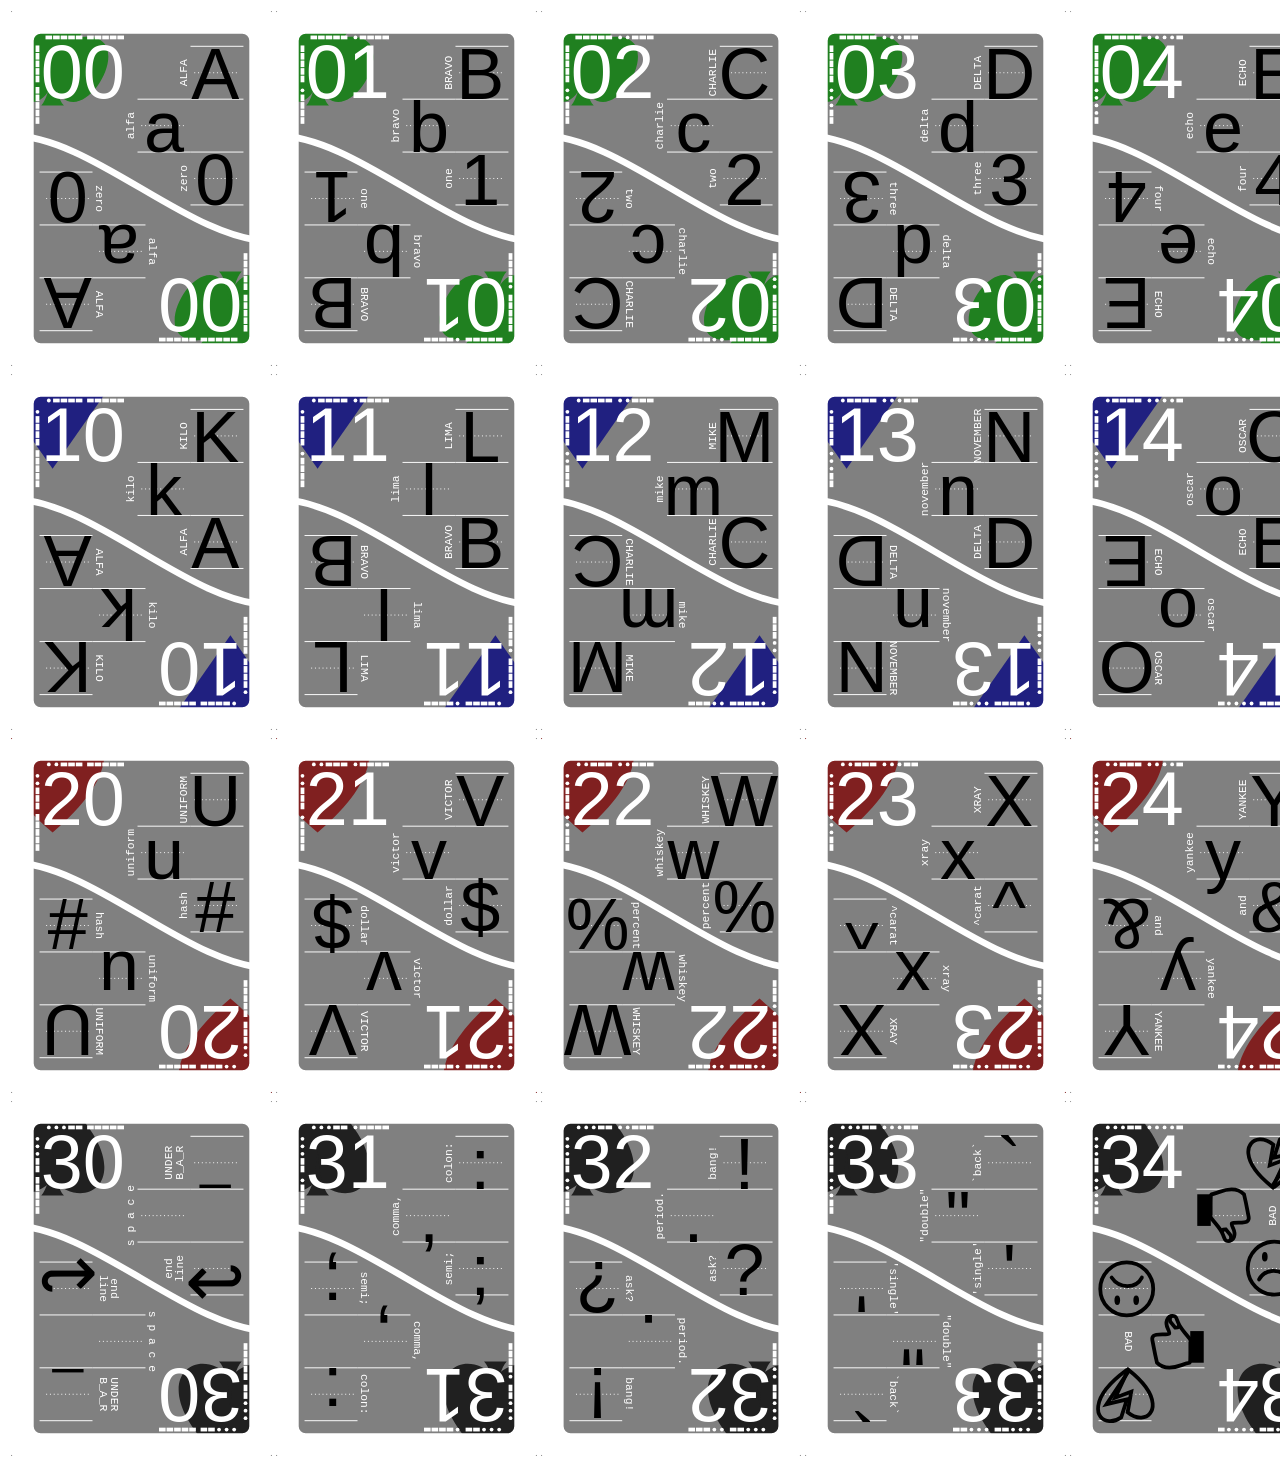
<file: docs/cards.html>
<!DOCTYPE html>
<style>
/*@font-face {
  font-family: AtkinsonHyperlegibleRegular;
  src: url(Atkinson-Hyperlegible-Regular-102.ttf);
}
@font-face {
  font-family: AtkinsonHyperlegibleBold;
  src: url(Atkinson-Hyperlegible-Bold-102.ttf);
}

html {
  font-family: AtkinsonHyperlegibleRegular;
}
*/ 
.deck { margin-left: auto; margin-right: auto; }
.deck .card {
    width: 69mm; height: 94mm;
}

</style>
<table class="deck">
    <tr>
        <td><img class="card" src="00.svg" ></td>
        <td><img class="card" src="01.svg" ></td>
        <td><img class="card" src="02.svg" ></td>
        <td><img class="card" src="03.svg" ></td>
        <td><img class="card" src="04.svg" ></td>
        <td><img class="card" src="05.svg" ></td>
        <td><img class="card" src="06.svg" ></td>
        <td><img class="card" src="07.svg" ></td>
        <td><img class="card" src="08.svg" ></td>
        <td><img class="card" src="09.svg" ></td>
    </tr>
    <tr>
        <td><img class="card" src="10.svg" ></td>
        <td><img class="card" src="11.svg" ></td>
        <td><img class="card" src="12.svg" ></td>
        <td><img class="card" src="13.svg" ></td>
        <td><img class="card" src="14.svg" ></td>
        <td><img class="card" src="15.svg" ></td>
        <td><img class="card" src="16.svg" ></td>
        <td><img class="card" src="17.svg" ></td>
        <td><img class="card" src="18.svg" ></td>
        <td><img class="card" src="19.svg" ></td>
    </tr>
    <tr>
        <td><img class="card" src="20.svg" ></td>
        <td><img class="card" src="21.svg" ></td>
        <td><img class="card" src="22.svg" ></td>
        <td><img class="card" src="23.svg" ></td>
        <td><img class="card" src="24.svg" ></td>
        <td><img class="card" src="25.svg" ></td>
        <td><img class="card" src="26.svg" ></td>
        <td><img class="card" src="27.svg" ></td>
        <td><img class="card" src="28.svg" ></td>
        <td><img class="card" src="29.svg" ></td>
    </tr>
    <tr>
        <td><img class="card" src="30.svg" ></td>
        <td><img class="card" src="31.svg" ></td>
        <td><img class="card" src="32.svg" ></td>
        <td><img class="card" src="33.svg" ></td>
        <td><img class="card" src="34.svg" ></td>
        <td><img class="card" src="35.svg" ></td>
        <td><img class="card" src="36.svg" ></td>
        <td><img class="card" src="37.svg" ></td>
        <td><img class="card" src="38.svg" ></td>
        <td><img class="card" src="39.svg" ></td>
    </tr>
</table>
</file>
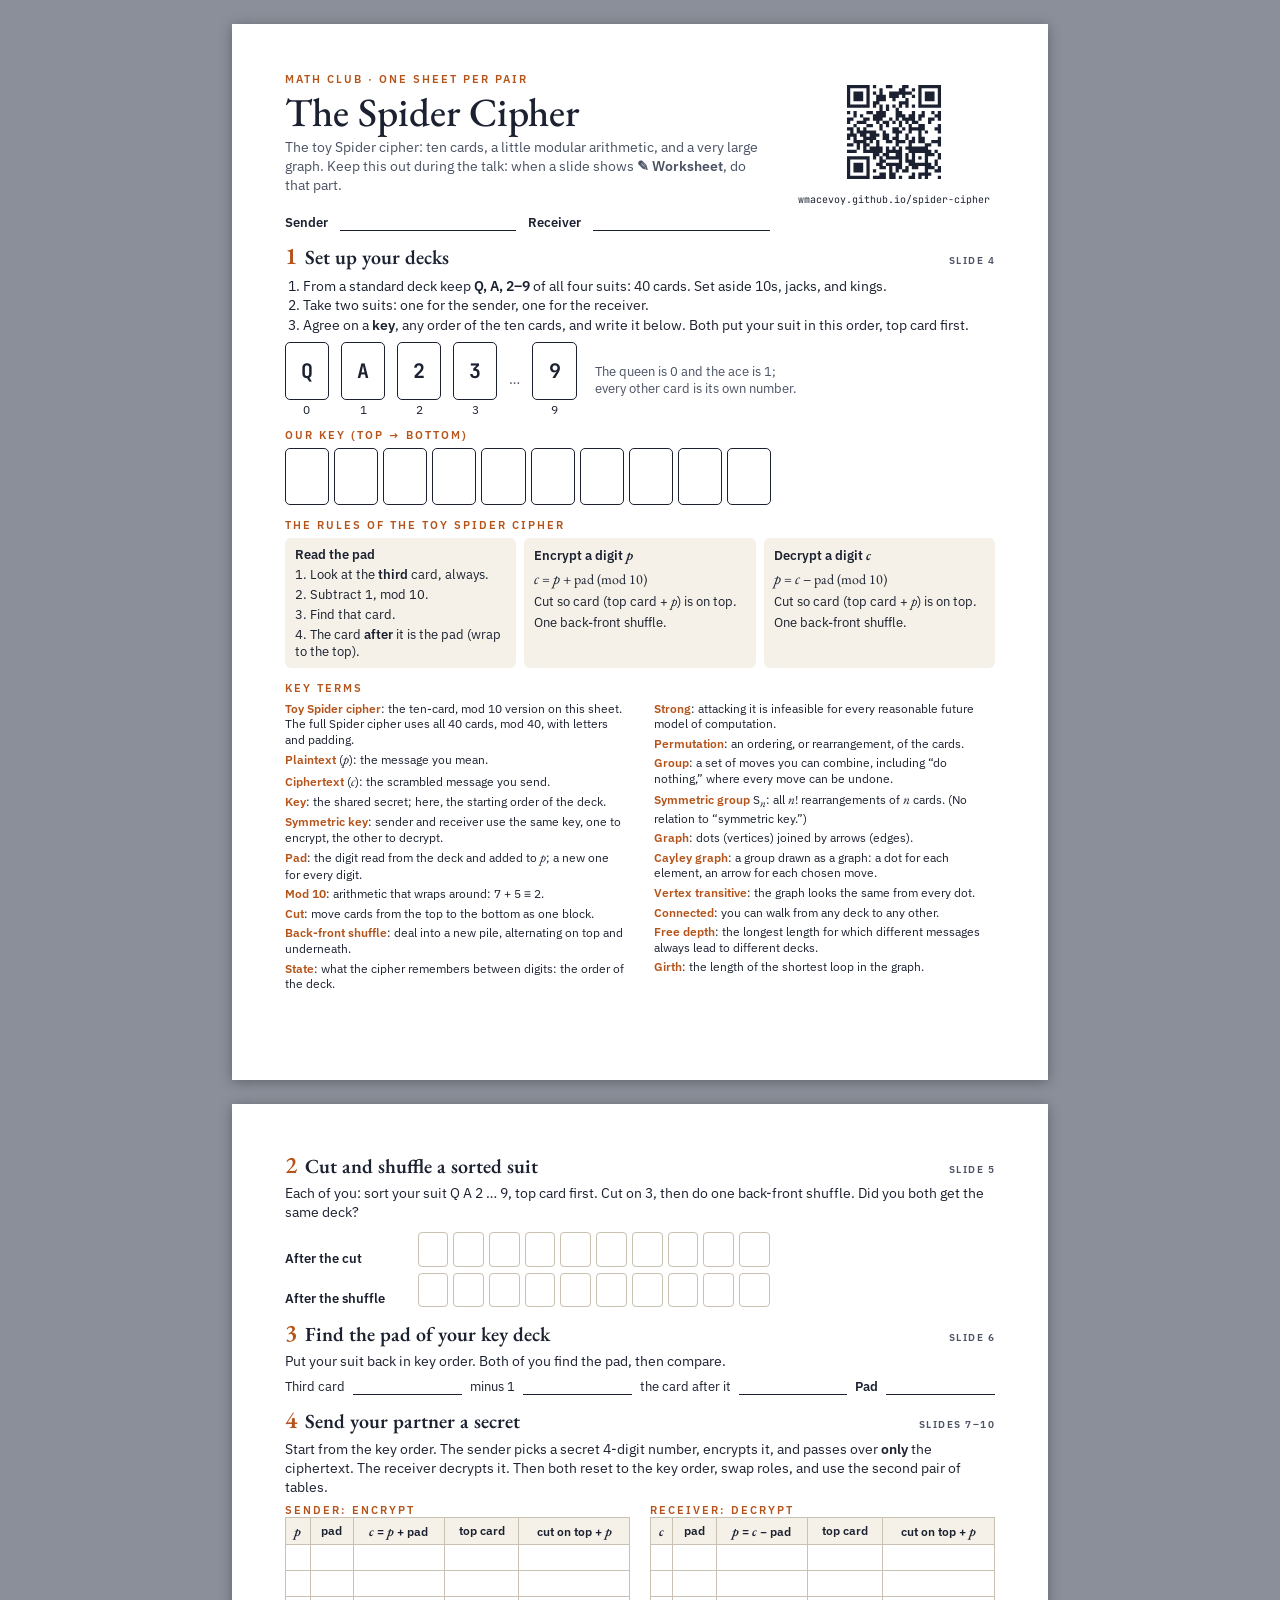
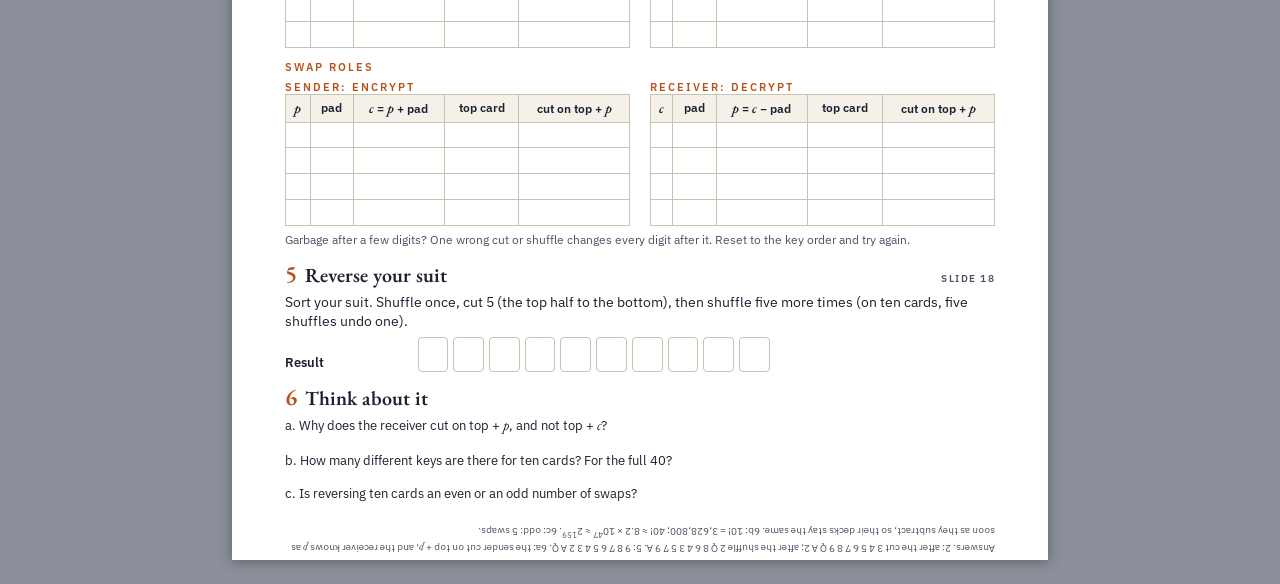
<file: docs/talk/worksheet.html>
<!doctype html>
<html lang="en">
<head>
<meta charset="utf-8">
<meta name="viewport" content="width=device-width, initial-scale=1">
<title>Spider Cipher Worksheet</title>
<meta name="description" content="Printable worksheet for pairs following the math club talk on the toy Spider cipher: setup, key terms, and one activity per part of the talk.">
<meta name="author" content="Warren MacEvoy">
<link rel="preconnect" href="https://fonts.googleapis.com">
<link rel="preconnect" href="https://fonts.gstatic.com" crossorigin>
<link rel="stylesheet" href="https://fonts.googleapis.com/css2?family=EB+Garamond:ital,wght@0,400..700;1,400..700&family=IBM+Plex+Sans:ital,wght@0,400;0,600;1,400&family=JetBrains+Mono:wght@400;700&display=swap">
<style>
  /* same palette as talk.css; this page is for paper, so no dark mode */
  :root {
    --text: #1B2130;
    --soft: #4A5263;
    --orange: #B5541A;
    --blue: #2F6FB0;
    --rule: #C9C1B1;
    --tint: #F5F1E8;
    --serif: 'EB Garamond', Georgia, serif;
    --sans: 'IBM Plex Sans', Arial, sans-serif;
    --mono: 'JetBrains Mono', 'Courier New', monospace;
  }
  @page { size: letter; margin: 0; }
  * { box-sizing: border-box; margin: 0; padding: 0; }
  body { background: #8A8F99; color: var(--text); font: 10.5pt/1.35 var(--sans); }
  .sheet {
    width: 8.5in; height: 11in; margin: 24px auto; padding: 0.5in 0.55in;
    background: #fff; display: flex; flex-direction: column; gap: 0.13in; overflow: hidden;
    box-shadow: 0 2px 12px rgba(0, 0, 0, .3);
  }
  @media print {
    body { background: #fff; }
    .sheet { margin: 0; box-shadow: none; break-after: page; }
    .sheet:last-child { break-after: auto; }
  }
  @media screen and (max-width: 8.6in) {
    .sheet { width: auto; height: auto; margin: 0; padding: 16px; }
    .terms { columns: 1; }
  }

  h1 { font: 500 30pt/1 var(--serif); }
  h2 { font: 600 15pt/1.1 var(--serif); display: flex; gap: 8px; align-items: baseline; }
  h2 .n { color: var(--orange); font-size: 18pt; }
  h2 .slide { margin-left: auto; font: 600 7.5pt var(--sans); letter-spacing: 1.5px; text-transform: uppercase; color: var(--soft); }
  .eyebrow { font: 600 8pt var(--sans); letter-spacing: 2px; text-transform: uppercase; color: var(--orange); }
  .soft { color: var(--soft); }
  .mono { font-family: var(--mono); }
  i { font-family: var(--serif); font-size: 1.12em; }
  b { font-weight: 600; }
  section { display: flex; flex-direction: column; gap: 6px; }
  ol { padding-left: 1.3em; }
  ol li { margin: 1px 0; }

  header { display: flex; gap: 0.25in; align-items: flex-start; }
  header .title { flex: 1; display: flex; flex-direction: column; gap: 6px; }
  .names { display: flex; gap: 12px; margin-top: 8px; font-size: 10pt; align-items: flex-end; }
  .names span { flex: 1; border-bottom: 1px solid var(--text); height: 22px; }
  .qr { width: 2.1in; display: flex; flex-direction: column; align-items: center; gap: 2px; text-align: center; }
  .qr img { width: 1.25in; height: 1.25in; }
  .qr p { font-size: 7.5pt; line-height: 1.2; }

  .cards { display: flex; gap: 5px; align-items: center; }
  .card {
    width: 0.46in; height: 0.6in; border: 1.5px solid var(--text); border-radius: 5px;
    display: flex; align-items: center; justify-content: center;
    font: 700 15pt var(--mono);
  }
  .card small { font: 400 7pt var(--sans); color: var(--soft); }
  .card.blank { border-style: solid; }
  .value { display: flex; flex-direction: column; align-items: center; gap: 2px; }
  .arrow { font-size: 9pt; color: var(--soft); }

  .rules { display: grid; grid-template-columns: repeat(3, 1fr); gap: 8px; }
  .rule { background: var(--tint); border-radius: 6px; padding: 8px 10px; display: flex; flex-direction: column; gap: 3px; font-size: 9.5pt; }
  .rule .eq { font: 10.5pt var(--serif); }

  .terms { columns: 2; column-gap: 0.3in; font-size: 9pt; line-height: 1.3; }
  .terms p { break-inside: avoid; margin-bottom: 4px; }
  .terms b { color: var(--orange); }

  table { border-collapse: collapse; font-size: 9pt; width: 100%; }
  th, td { border: 1px solid var(--rule); padding: 0 6px; text-align: center; height: 0.27in; }
  th { background: var(--tint); font-weight: 600; height: auto; padding: 4px 6px; }
  .pair { display: grid; grid-template-columns: 1fr 1fr; gap: 0.2in; }
  .line { display: flex; gap: 8px; align-items: flex-end; font-size: 9.5pt; }
  .line span.fill { flex: 1; border-bottom: 1px solid var(--text); height: 18px; }
  .slots { display: flex; gap: 5px; }
  .slots span { width: 0.32in; height: 0.36in; border: 1px solid var(--rule); border-radius: 4px; }
  .ask p { font-size: 9.5pt; margin-bottom: 10px; }

  .answers { margin-top: auto; transform: rotate(180deg); font-size: 7.5pt; color: var(--soft); border-top: 1px dashed var(--rule); padding-top: 4px; }
</style>
</head>
<body>

<div class="sheet">
  <header>
    <div class="title">
      <p class="eyebrow">Math Club · one sheet per pair</p>
      <h1>The Spider Cipher</h1>
      <p class="soft">The toy Spider cipher: ten cards, a little modular arithmetic, and a very large graph. Keep this out during the talk: when a slide shows <b>✎ Worksheet</b>, do that part.</p>
      <div class="names"><b>Sender</b><span></span><b>Receiver</b><span></span></div>
    </div>
    <div class="qr">
      <img src="qr.svg" alt="QR code for wmacevoy.github.io/spider-cipher">
      <p class="mono">wmacevoy.github.io/spider-cipher</p>
    </div>
  </header>

  <section>
    <h2><span class="n">1</span> Set up your decks <span class="slide">Slide 4</span></h2>
    <ol>
      <li>From a standard deck keep <b>Q, A, 2–9</b> of all four suits: 40 cards. Set aside 10s, jacks, and kings.</li>
      <li>Take two suits: one for the sender, one for the receiver.</li>
      <li>Agree on a <b>key</b>, any order of the ten cards, and write it below. Both put your suit in this order, top card first.</li>
    </ol>
    <div class="cards" style="gap:12px">
      <div class="value"><div class="card">Q</div><small>0</small></div>
      <div class="value"><div class="card">A</div><small>1</small></div>
      <div class="value"><div class="card">2</div><small>2</small></div>
      <div class="value"><div class="card">3</div><small>3</small></div>
      <span class="soft">…</span>
      <div class="value"><div class="card">9</div><small>9</small></div>
      <p class="soft" style="font-size:9.5pt;margin-left:6px">The queen is 0 and the ace is 1;<br>every other card is its own number.</p>
    </div>
    <p class="eyebrow" style="margin-top:4px">Our key (top → bottom)</p>
    <div class="cards">
      <div class="card"></div><div class="card"></div><div class="card"></div><div class="card"></div><div class="card"></div>
      <div class="card"></div><div class="card"></div><div class="card"></div><div class="card"></div><div class="card"></div>
    </div>
  </section>

  <section>
    <p class="eyebrow">The rules of the toy Spider cipher</p>
    <div class="rules">
      <div class="rule"><b>Read the pad</b><span>1. Look at the <b>third</b> card, always.</span><span>2. Subtract 1, mod 10.</span><span>3. Find that card.</span><span>4. The card <b>after</b> it is the pad (wrap to the top).</span></div>
      <div class="rule"><b>Encrypt a digit <i>p</i></b><span class="eq"><i>c</i> = <i>p</i> + pad (mod 10)</span><span>Cut so card (top card + <i>p</i>) is on top.</span><span>One back-front shuffle.</span></div>
      <div class="rule"><b>Decrypt a digit <i>c</i></b><span class="eq"><i>p</i> = <i>c</i> − pad (mod 10)</span><span>Cut so card (top card + <i>p</i>) is on top.</span><span>One back-front shuffle.</span></div>
    </div>
  </section>

  <section>
    <p class="eyebrow">Key terms</p>
    <div class="terms">
      <p><b>Toy Spider cipher</b>: the ten-card, mod 10 version on this sheet. The full Spider cipher uses all 40 cards, mod 40, with letters and padding.</p>
      <p><b>Plaintext</b> (<i>p</i>): the message you mean.</p>
      <p><b>Ciphertext</b> (<i>c</i>): the scrambled message you send.</p>
      <p><b>Key</b>: the shared secret; here, the starting order of the deck.</p>
      <p><b>Symmetric key</b>: sender and receiver use the same key, one to encrypt, the other to decrypt.</p>
      <p><b>Pad</b>: the digit read from the deck and added to <i>p</i>; a new one for every digit.</p>
      <p><b>Mod 10</b>: arithmetic that wraps around: 7 + 5 ≡ 2.</p>
      <p><b>Cut</b>: move cards from the top to the bottom as one block.</p>
      <p><b>Back-front shuffle</b>: deal into a new pile, alternating on top and underneath.</p>
      <p><b>State</b>: what the cipher remembers between digits: the order of the deck.</p>
      <p><b>Strong</b>: attacking it is infeasible for every reasonable future model of computation.</p>
      <p><b>Permutation</b>: an ordering, or rearrangement, of the cards.</p>
      <p><b>Group</b>: a set of moves you can combine, including “do nothing,” where every move can be undone.</p>
      <p><b>Symmetric group</b> S<sub><i>n</i></sub>: all <i>n</i>! rearrangements of <i>n</i> cards. (No relation to “symmetric key.”)</p>
      <p><b>Graph</b>: dots (vertices) joined by arrows (edges).</p>
      <p><b>Cayley graph</b>: a group drawn as a graph: a dot for each element, an arrow for each chosen move.</p>
      <p><b>Vertex transitive</b>: the graph looks the same from every dot.</p>
      <p><b>Connected</b>: you can walk from any deck to any other.</p>
      <p><b>Free depth</b>: the longest length for which different messages always lead to different decks.</p>
      <p><b>Girth</b>: the length of the shortest loop in the graph.</p>
    </div>
  </section>
</div>

<div class="sheet">
  <section>
    <h2><span class="n">2</span> Cut and shuffle a sorted suit <span class="slide">Slide 5</span></h2>
    <p>Each of you: sort your suit Q A 2 … 9, top card first. Cut on 3, then do one back-front shuffle. Did you both get the same deck?</p>
    <div class="line" style="margin-top:4px"><b style="width:1.3in">After the cut</b><div class="slots"><span></span><span></span><span></span><span></span><span></span><span></span><span></span><span></span><span></span><span></span></div></div>
    <div class="line"><b style="width:1.3in">After the shuffle</b><div class="slots"><span></span><span></span><span></span><span></span><span></span><span></span><span></span><span></span><span></span><span></span></div></div>
  </section>

  <section>
    <h2><span class="n">3</span> Find the pad of your key deck <span class="slide">Slide 6</span></h2>
    <p>Put your suit back in key order. Both of you find the pad, then compare.</p>
    <div class="line"><span>Third card</span><span class="fill"></span><span>minus 1</span><span class="fill"></span><span>the card after it</span><span class="fill"></span><b>Pad</b><span class="fill"></span></div>
  </section>

  <section>
    <h2><span class="n">4</span> Send your partner a secret <span class="slide">Slides 7–10</span></h2>
    <p>Start from the key order. The sender picks a secret 4-digit number, encrypts it, and passes over <b>only</b> the ciphertext. The receiver decrypts it. Then both reset to the key order, swap roles, and use the second pair of tables.</p>
    <div class="pair">
      <div>
        <p class="eyebrow">Sender: encrypt</p>
        <table>
          <tr><th><i>p</i></th><th>pad</th><th><i>c</i> = <i>p</i> + pad</th><th>top card</th><th>cut on top + <i>p</i></th></tr>
          <tr><td></td><td></td><td></td><td></td><td></td></tr>
          <tr><td></td><td></td><td></td><td></td><td></td></tr>
          <tr><td></td><td></td><td></td><td></td><td></td></tr>
          <tr><td></td><td></td><td></td><td></td><td></td></tr>
        </table>
      </div>
      <div>
        <p class="eyebrow">Receiver: decrypt</p>
        <table>
          <tr><th><i>c</i></th><th>pad</th><th><i>p</i> = <i>c</i> − pad</th><th>top card</th><th>cut on top + <i>p</i></th></tr>
          <tr><td></td><td></td><td></td><td></td><td></td></tr>
          <tr><td></td><td></td><td></td><td></td><td></td></tr>
          <tr><td></td><td></td><td></td><td></td><td></td></tr>
          <tr><td></td><td></td><td></td><td></td><td></td></tr>
        </table>
      </div>
    </div>
    <p class="eyebrow" style="margin-top:6px">Swap roles</p>
    <div class="pair">
      <div>
        <p class="eyebrow">Sender: encrypt</p>
        <table>
          <tr><th><i>p</i></th><th>pad</th><th><i>c</i> = <i>p</i> + pad</th><th>top card</th><th>cut on top + <i>p</i></th></tr>
          <tr><td></td><td></td><td></td><td></td><td></td></tr>
          <tr><td></td><td></td><td></td><td></td><td></td></tr>
          <tr><td></td><td></td><td></td><td></td><td></td></tr>
          <tr><td></td><td></td><td></td><td></td><td></td></tr>
        </table>
      </div>
      <div>
        <p class="eyebrow">Receiver: decrypt</p>
        <table>
          <tr><th><i>c</i></th><th>pad</th><th><i>p</i> = <i>c</i> − pad</th><th>top card</th><th>cut on top + <i>p</i></th></tr>
          <tr><td></td><td></td><td></td><td></td><td></td></tr>
          <tr><td></td><td></td><td></td><td></td><td></td></tr>
          <tr><td></td><td></td><td></td><td></td><td></td></tr>
          <tr><td></td><td></td><td></td><td></td><td></td></tr>
        </table>
      </div>
    </div>
    <p class="soft" style="font-size:9pt">Garbage after a few digits? One wrong cut or shuffle changes every digit after it. Reset to the key order and try again.</p>
  </section>

  <section>
    <h2><span class="n">5</span> Reverse your suit <span class="slide">Slide 18</span></h2>
    <p>Sort your suit. Shuffle once, cut 5 (the top half to the bottom), then shuffle five more times (on ten cards, five shuffles undo one).</p>
    <div class="line"><b style="width:1.3in">Result</b><div class="slots"><span></span><span></span><span></span><span></span><span></span><span></span><span></span><span></span><span></span><span></span></div></div>
  </section>

  <section class="ask">
    <h2><span class="n">6</span> Think about it</h2>
    <p>a. Why does the receiver cut on top + <i>p</i>, and not top + <i>c</i>?</p>
    <p>b. How many different keys are there for ten cards? For the full 40?</p>
    <p>c. Is reversing ten cards an even or an odd number of swaps?</p>
  </section>

  <p class="answers">Answers. 2: after the cut 3 4 5 6 7 8 9 Q A 2; after the shuffle 2 Q 8 6 4 3 5 7 9 A. 5: 9 8 7 6 5 4 3 2 A Q. 6a: the sender cut on top + <i>p</i>, and the receiver knows <i>p</i> as soon as they subtract, so their decks stay the same. 6b: 10! = 3,628,800; 40! ≈ 8.2 × 10<sup>47</sup> ≈ 2<sup>159</sup>. 6c: odd: 5 swaps.</p>
</div>

</body>
</html>
</file>
<file: docs/talk/talk.css>
:root {
  --ink: #141925;
  --paper: #F5F1E8;
  --text: #1B2130;
  --soft: #4A5263;
  --soft-dark: #B9C2D3;
  --orange: #B5541A;
  --orange-light: #F0904A;
  --blue: #2F6FB0;
  --blue-light: #6CB4EE;
  --card: #FFFDF8;
  --rule: #DDD6C8;
  --serif: 'EB Garamond', Georgia, serif;
  --sans: 'IBM Plex Sans', Arial, sans-serif;
  --mono: 'JetBrains Mono', 'Courier New', monospace;
}

* { box-sizing: border-box; margin: 0; padding: 0; }
html, body { height: 100%; overflow: hidden; background: #0c0f16; }
body { font-family: var(--sans); color: var(--text); }

/* 1920x1080 stage, scaled to the window by talk.js */
#stage {
  position: fixed; left: 0; top: 0;
  width: 1920px; height: 1080px;
  transform-origin: 0 0;
}

.slide {
  position: absolute; inset: 0;
  padding: 128px;
  display: none;
  flex-direction: column;
  gap: 56px;
  background: var(--paper);
  color: var(--text);
  overflow: hidden;
}
.slide.active { display: flex; animation: fadein .35s ease; }
.slide.dark { background: var(--ink); color: var(--paper); }
.slide.center { justify-content: center; }
.slide.spread { justify-content: space-between; }
.slide aside.notes { display: none; }
@keyframes fadein { from { opacity: 0; } to { opacity: 1; } }

h1 { font-family: var(--serif); font-size: 140px; font-weight: 500; line-height: 1; }
h2 { font-family: var(--serif); font-size: 72px; font-weight: 500; line-height: 1.1; }
h3 { font-size: 36px; font-weight: 600; line-height: 1.2; }
h3.serif { font-family: var(--serif); font-size: 44px; }
p { font-size: 32px; line-height: 1.4; }
.soft { color: var(--soft); }
.dark .soft { color: var(--soft-dark); }
.eyebrow { font-size: 24px; letter-spacing: 3px; text-transform: uppercase; font-weight: 600; color: var(--orange); }
.dark .eyebrow { color: var(--orange-light); }
.eyebrow.blue { color: var(--blue); }
.dark .eyebrow.blue { color: var(--blue-light); }
.accent { color: var(--orange); }
.dark .accent { color: var(--orange-light); }
.serif { font-family: var(--serif); }
.mono { font-family: var(--mono); }
i { font-family: var(--serif); font-size: 1.08em; }
sup, sub { font-size: 0.62em; line-height: 0; position: relative; vertical-align: baseline; }
sup { top: -0.55em; }
sub { top: 0.28em; }

.row { display: flex; gap: 32px; }
.row > * { flex: 1; }
.col { display: flex; flex-direction: column; gap: 16px; }
.box { display: flex; flex-direction: column; gap: 16px; background: var(--card); padding: 40px; border: 1px solid var(--rule); border-radius: 16px; }
.box.inverse { background: var(--text); border-color: var(--text); color: var(--paper); }
.box.inverse .soft { color: var(--soft-dark); }
.box.inverse .eyebrow { color: var(--orange-light); }
.ruled { display: flex; flex-direction: column; gap: 12px; border-top: 4px solid var(--text); padding-top: 24px; }
.ruled p { font-size: 30px; }
.banner { background: var(--text); color: var(--paper); padding: 44px 56px; border-radius: 16px; }
.banner p { font-family: var(--serif); font-size: 58px; line-height: 1.18; }
.banner .accent { color: var(--orange-light); }
.claim { border-left: 6px solid var(--orange); padding: 8px 0 8px 40px; display: flex; flex-direction: column; gap: 12px; }
.claim p { font-size: 36px; }
.bignum { font-family: var(--serif); font-size: 120px; line-height: 1; }
.step-no { font-family: var(--serif); font-size: 96px; line-height: 1; color: var(--orange); }

.backdrop { position: absolute; right: 168px; top: 180px; width: 720px; height: 720px; opacity: .5; pointer-events: none; }

/* buttons */
.btns { display: flex; gap: 16px; align-items: center; flex-wrap: wrap; }
.btns button {
  font: 600 26px var(--sans);
  padding: 14px 30px; border-radius: 999px;
  border: 2px solid var(--text); background: var(--card); color: var(--text);
  cursor: pointer; transition: background .2s, color .2s, opacity .2s;
}
.btns button.primary { background: var(--text); color: var(--paper); }
.btns button:hover { background: var(--orange); border-color: var(--orange); color: var(--paper); }
.btns button:disabled { opacity: .4; cursor: default; }
.dark .btns button { border-color: var(--paper); background: transparent; color: var(--paper); }
.dark .btns button.primary { background: var(--paper); color: var(--ink); }
.dark .btns button:hover { background: var(--orange-light); border-color: var(--orange-light); color: var(--ink); }
.narr { font-size: 32px; line-height: 1.4; min-height: 90px; }
.narr b { color: var(--orange); }
.dark .narr b { color: var(--orange-light); }

/* animated deck */
.deckview { position: relative; flex: none; }
.card {
  position: absolute; left: 0; top: 0;
  display: flex; align-items: center; justify-content: center;
  background: var(--card); color: var(--text);
  border: 2px solid var(--text); border-radius: 12px;
  font-family: var(--mono); font-weight: 700;
  transition: transform var(--dur, 420ms) cubic-bezier(.45, .05, .25, 1), background .3s, border-color .3s, color .3s, box-shadow .3s;
  box-shadow: 0 2px 0 rgba(20, 25, 37, .15);
  user-select: none;
}
.deckview.clickable .card { cursor: pointer; }
.deckview.clickable .card:hover { box-shadow: 0 0 0 4px var(--orange-light); }
.card.third { background: #D6E6F5; border: 4px solid var(--blue); }
.card.tag { border: 4px dashed var(--text); }
.card.pad { background: #F8D9C2; border: 4px solid var(--orange); }
.card.cutcard { background: var(--text); color: var(--paper); border-color: var(--text); }
.card.done { background: #F8D9C2; border-color: var(--orange); }
.dark .card { border-color: var(--ink); }
.cardlabel { position: absolute; font: 600 24px var(--sans); text-align: center; transition: transform var(--dur, 420ms), opacity .3s; }

/* steps that light up */
.steps .ruled { opacity: .45; transition: opacity .3s; }
.steps .ruled.on { opacity: 1; }
.steps .ruled.on .eyebrow { color: var(--orange); }

/* tables */
table { border-collapse: collapse; font-family: var(--mono); font-size: 32px; }
th, td { padding: 12px 20px; text-align: center; border-bottom: 1px solid var(--rule); }
th { background: #E9E3D6; font-weight: 700; }
td.y { color: var(--orange); font-weight: 700; }
tr.cur td { background: #FBE9DC; }

.ladder { display: grid; grid-template-columns: 72px 660px 1fr; gap: 26px 32px; align-items: center; }
.ladder .f { font-family: var(--serif); font-size: 46px; }
.ladder .n { font-family: var(--serif); font-size: 46px; color: var(--orange); }
.ladder p.w { font-size: 28px; color: var(--soft); line-height: 1.35; }

.legend { display: grid; grid-template-columns: repeat(2, 360px); gap: 16px 24px; }
.legend div { display: flex; gap: 16px; align-items: center; font-size: 28px; }
.legend span { width: 48px; height: 8px; border-radius: 4px; display: inline-block; }

.reverse-steps { display: flex; gap: 24px; }
.reverse-steps p { font-size: 30px; padding: 10px 24px; border-radius: 999px; border: 2px solid var(--rule); color: var(--soft); transition: all .3s; }
.reverse-steps p.on { border-color: var(--orange); color: var(--orange); font-weight: 600; }
.reverse-steps p.done { border-color: var(--text); color: var(--text); }

.counter { font-family: var(--serif); font-size: 64px; color: var(--orange-light); }

.pageno { position: absolute; right: 160px; bottom: 48px; font-size: 24px; color: var(--soft); }
.dark .pageno { color: #6B7489; }
.hint { position: absolute; left: 128px; bottom: 56px; font-size: 24px; color: #6B7489; }
/* which worksheet part goes with this slide */
.activity { position: absolute; left: 128px; bottom: 40px; font-size: 24px; font-weight: 600; color: var(--orange); border: 2px solid var(--orange); border-radius: 999px; padding: 6px 22px; }
.activity::before { content: "✎  "; }

/* chrome outside the stage */
#nav { position: fixed; right: 16px; bottom: 16px; display: flex; gap: 8px; z-index: 10; opacity: .35; transition: opacity .2s; }
#nav:hover { opacity: 1; }
#nav button { font: 600 20px var(--sans); width: 44px; height: 44px; border-radius: 50%; border: none; background: #2A3142; color: #F5F1E8; cursor: pointer; }
#notes {
  position: fixed; left: 0; right: 0; bottom: 0; z-index: 9;
  max-height: 38vh; overflow: auto;
  background: rgba(12, 15, 22, .94); color: #E8E4DA;
  font: 18px/1.5 var(--sans); padding: 18px 28px 22px;
  display: none;
}
#notes.show { display: block; }
#notes b { color: #F0904A; }
</file>
<file: docs/forty/forty.css>
/* additions to ../talk/talk.css for the 40-card deck */

.card.red { color: #B3261E; }
.dark .card.red { color: #B3261E; }

/* pipeline */
.flow { display: flex; align-items: stretch; gap: 0; }
.flow .box { flex: 1; }
.flow .arrow { flex: none; width: 72px; display: flex; align-items: center; justify-content: center; font: 400 56px var(--serif); color: var(--orange); }
.flow.back .box { background: transparent; border-style: dashed; }

/* 40 cards */
.grid40 { display: grid; grid-template-columns: 200px repeat(10, 1fr); gap: 14px; align-items: center; }
.grid40 .suit { font-size: 28px; line-height: 1.25; }
.grid40 .suit b { font-family: var(--serif); font-size: 40px; font-weight: 500; }
.grid40 .card { position: static; width: auto; height: 104px; flex-direction: column; gap: 2px; font-size: 38px; }
.grid40 .card small { font: 400 22px var(--mono); color: var(--soft); }
.grid40 .head { text-align: center; font: 600 26px var(--sans); color: var(--soft); }

/* code table */
.codes { display: grid; grid-template-columns: 150px repeat(10, 1fr); gap: 10px; }
.codes .head { text-align: center; font: 600 26px var(--sans); color: var(--soft); }
.codes .suit { font: 500 40px var(--serif); display: flex; align-items: center; gap: 12px; }
.codes .suit small { font: 400 24px var(--mono); color: var(--soft); }
.code { background: var(--card); border: 1px solid var(--rule); border-radius: 12px; padding: 6px 10px 8px; display: flex; flex-direction: column; align-items: center; }
.code .c { font: 600 46px/1.15 var(--mono); }
.code .ud { display: flex; gap: 14px; font: 400 24px var(--mono); }
.code .ud .u { color: var(--blue); }
.code .ud .d { color: var(--orange); }
.code.shift { background: #D6E6F5; border-color: var(--blue); }
.code.shift .c { font-family: var(--sans); }
.code.shift .ud { font: 600 20px var(--sans); color: var(--blue); }

/* shift-state diagram */
.states { display: flex; align-items: center; gap: 0; }
.state { flex: none; width: 300px; padding: 28px 24px; border-radius: 16px; border: 2px solid var(--text); background: var(--card); text-align: center; display: flex; flex-direction: column; gap: 8px; }
.state h3 { font-family: var(--serif); font-size: 44px; font-weight: 600; }
.state p { font: 400 28px var(--mono); color: var(--soft); }
.state.home { background: var(--text); color: var(--paper); }
.state.home p { color: var(--soft-dark); }
.link { flex: 1; display: flex; flex-direction: column; align-items: center; gap: 4px; font: 600 28px var(--sans); color: var(--blue); }
.link .bar { width: 100%; height: 3px; background: var(--blue); }

/* card chips (translation output) */
.chips { display: flex; flex-wrap: wrap; gap: 10px; align-content: flex-start; }
.chip { width: 74px; display: flex; flex-direction: column; align-items: center; border: 2px solid var(--text); border-radius: 10px; background: var(--card); padding: 6px 0 4px; }
.chip .g { font: 700 30px var(--mono); }
.chip .g.red { color: #B3261E; }
.chip .n { font: 400 20px var(--mono); color: var(--soft); }
.chip .ch { font: 600 22px var(--sans); color: var(--orange); min-height: 28px; }
.chip.shift { background: #D6E6F5; border-color: var(--blue); }
.chip.shift .ch { color: var(--blue); }
.chip.hex { background: #F3E6F7; border-color: #7B4A9A; }
.chip.eom { opacity: .5; border-style: dashed; }

/* packet strip */
.strip { display: flex; gap: 6px; flex-wrap: wrap; }
.cell { width: 48px; display: flex; flex-direction: column; align-items: center; border: 2px solid var(--rule); border-radius: 8px; background: var(--card); font: 700 22px/1.25 var(--mono); padding: 2px 0; }
.cell .o { color: var(--orange); min-height: 28px; }
.cell.A { border-color: #9AA3B5; }
.cell.B { border-style: dashed; border-color: #9AA3B5; }
.cell.M { border-color: var(--orange); }
.cell.cur { box-shadow: 0 0 0 4px var(--blue); }
.red { color: #B3261E; }

.packet-row { display: flex; gap: 6px; }
.packet-row .cell { width: 60px; font-size: 26px; padding: 8px 0; }

/* forms */
.field { display: flex; flex-direction: column; gap: 8px; }
.field label { font: 600 24px var(--sans); letter-spacing: 2px; text-transform: uppercase; color: var(--orange); }
.field input, .field textarea {
  font: 400 30px var(--mono); color: var(--text); background: var(--card);
  border: 2px solid var(--text); border-radius: 12px; padding: 12px 16px; width: 100%; resize: none;
}
.field textarea { height: 200px; font-size: 26px; line-height: 1.35; }
.field input:focus, .field textarea:focus { outline: 4px solid var(--orange-light); }
.out { font: 400 26px/1.4 var(--mono); white-space: pre-wrap; background: var(--card); border: 2px solid var(--rule); border-radius: 12px; padding: 12px 16px; min-height: 60px; }
.toggle { display: flex; gap: 8px; }
.toggle button.on { background: var(--text); color: var(--paper); }

.ref { display: grid; grid-template-columns: repeat(3, 1fr); gap: 24px; }
.ref .box { padding: 32px; gap: 10px; }
.ref .box p { font-size: 28px; }
.ref .f { font: 500 36px var(--serif); }
</file>
